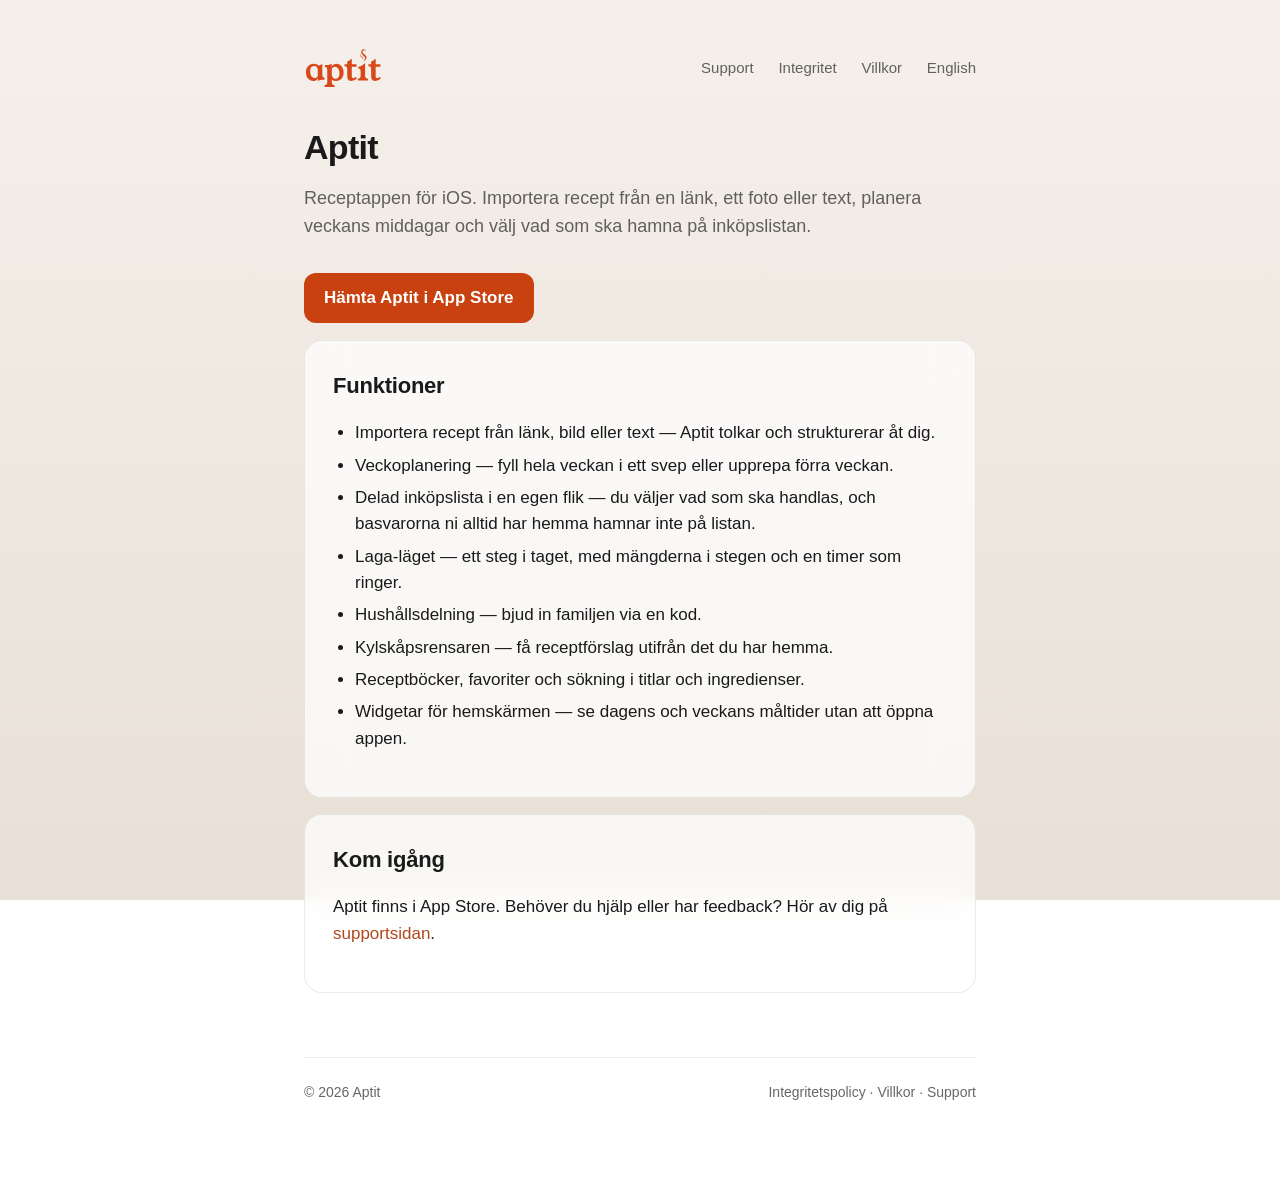
<file: index.html>
<!DOCTYPE html>
<html lang="sv">
  <head>
    <meta charset="UTF-8" />
    <meta name="viewport" content="width=device-width, initial-scale=1.0" />
    <title>Aptit — receptapp för iOS</title>
    <meta
      name="description"
      content="Aptit är en receptapp för iOS med veckoplanering, inköpslista och hushållsdelning."
    />
    <link rel="stylesheet" href="style.css" />
    <link rel="icon" href="favicon.svg" type="image/svg+xml" />
    <link rel="icon" href="favicon-32.png" sizes="32x32" type="image/png" />
    <link rel="apple-touch-icon" href="apple-touch-icon.png" />
    <meta name="apple-itunes-app" content="app-id=6762020705" />
    <meta property="og:site_name" content="Aptit" />
    <meta property="og:image" content="https://aptit.app/og.png" />
    <meta property="og:url" content="https://aptit.app/" />
    <meta name="twitter:card" content="summary_large_image" />
    <meta property="og:type" content="website" />
    <meta property="og:title" content="Aptit — receptapp för iOS" />
    <meta property="og:description" content="Samla recept, planera veckan och handla tillsammans med hushållet." />
    <meta property="og:locale" content="sv_SE" />
  </head>
  <body>
    <div class="container">
      <header class="site">
        <a class="brand" href="./"><img class="logo" src="logo.svg" alt="Aptit" width="78" height="40" /></a>
        <nav class="site">
          <a href="support/">Support</a>
          <a href="privacy/">Integritet</a>
          <a href="terms/">Villkor</a>
          <a href="en/" lang="en">English</a>
        </nav>
      </header>

      <h1>Aptit</h1>
      <p class="lead">
        Receptappen för iOS. Importera recept från en länk, ett foto eller text,
        planera veckans middagar och välj vad som ska hamna på inköpslistan.
      </p>
      <p><a class="store" href="https://apps.apple.com/se/app/id6762020705">Hämta Aptit i App Store</a></p>

      <div class="card">
        <h2>Funktioner</h2>
        <ul>
          <li>Importera recept från länk, bild eller text — Aptit tolkar och strukturerar åt dig.</li>
          <li>Veckoplanering — fyll hela veckan i ett svep eller upprepa förra veckan.</li>
          <li>Delad inköpslista i en egen flik — du väljer vad som ska handlas, och basvarorna ni alltid har hemma hamnar inte på listan.</li>
          <li>Laga-läget — ett steg i taget, med mängderna i stegen och en timer som ringer.</li>
          <li>Hushållsdelning — bjud in familjen via en kod.</li>
          <li>Kylskåpsrensaren — få receptförslag utifrån det du har hemma.</li>
          <li>Receptböcker, favoriter och sökning i titlar och ingredienser.</li>
          <li>Widgetar för hemskärmen — se dagens och veckans måltider utan att öppna appen.</li>
        </ul>
      </div>

      <div class="card">
        <h2>Kom igång</h2>
        <p>
          Aptit finns i App Store. Behöver du hjälp eller har feedback? Hör av
          dig på <a href="support/">supportsidan</a>.
        </p>
      </div>

      <footer class="site">
        <span>&copy; <span id="year"></span> Aptit</span>
        <span>
          <a href="privacy/">Integritetspolicy</a> ·
          <a href="terms/">Villkor</a> ·
          <a href="support/">Support</a>
        </span>
      </footer>
    </div>
    <script>
      document.getElementById("year").textContent = new Date().getFullYear();
    </script>
  </body>
</html>
</file>
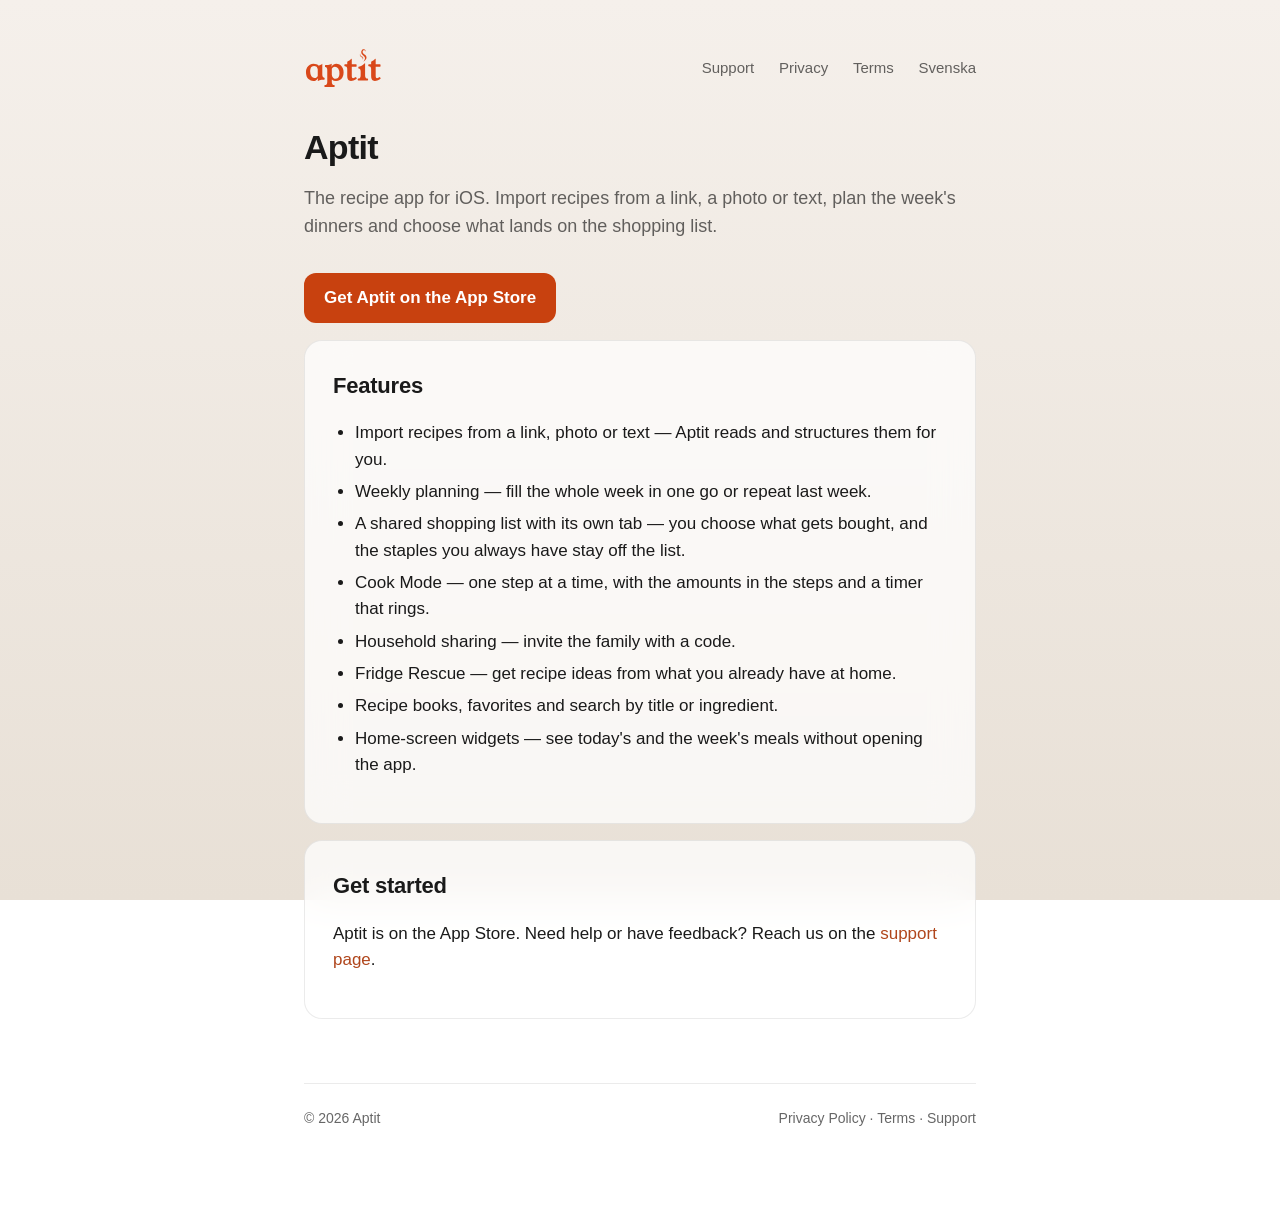
<file: en/index.html>
<!DOCTYPE html>
<html lang="en">
  <head>
    <meta charset="UTF-8" />
    <meta name="viewport" content="width=device-width, initial-scale=1.0" />
    <title>Aptit — recipe app for iOS</title>
    <meta
      name="description"
      content="Aptit is a recipe app for iOS with weekly meal planning, a shared shopping list and household sharing."
    />
    <link rel="stylesheet" href="../style.css" />
    <link rel="icon" href="../favicon.svg" type="image/svg+xml" />
    <link rel="icon" href="../favicon-32.png" sizes="32x32" type="image/png" />
    <link rel="apple-touch-icon" href="../apple-touch-icon.png" />
    <meta name="apple-itunes-app" content="app-id=6762020705" />
    <meta property="og:site_name" content="Aptit" />
    <meta property="og:image" content="https://aptit.app/og.png" />
    <meta property="og:url" content="https://aptit.app/en/" />
    <meta name="twitter:card" content="summary_large_image" />
    <meta property="og:type" content="website" />
    <meta property="og:title" content="Aptit — recipe app for iOS" />
    <meta property="og:description" content="Save recipes, plan the week and shop together with your household." />
    <meta property="og:locale" content="en_US" />
  </head>
  <body>
    <div class="container">
      <header class="site">
        <a class="brand" href="./"><img class="logo" src="../logo.svg" alt="Aptit" width="78" height="40" /></a>
        <nav class="site">
          <a href="support/">Support</a>
          <a href="privacy/">Privacy</a>
          <a href="terms/">Terms</a>
          <a href="../" lang="sv">Svenska</a>
        </nav>
      </header>

      <h1>Aptit</h1>
      <p class="lead">
        The recipe app for iOS. Import recipes from a link, a photo or text,
        plan the week's dinners and choose what lands on the shopping list.
      </p>
      <p><a class="store" href="https://apps.apple.com/us/app/id6762020705">Get Aptit on the App Store</a></p>

      <div class="card">
        <h2>Features</h2>
        <ul>
          <li>Import recipes from a link, photo or text — Aptit reads and structures them for you.</li>
          <li>Weekly planning — fill the whole week in one go or repeat last week.</li>
          <li>A shared shopping list with its own tab — you choose what gets bought, and the staples you always have stay off the list.</li>
          <li>Cook Mode — one step at a time, with the amounts in the steps and a timer that rings.</li>
          <li>Household sharing — invite the family with a code.</li>
          <li>Fridge Rescue — get recipe ideas from what you already have at home.</li>
          <li>Recipe books, favorites and search by title or ingredient.</li>
          <li>Home-screen widgets — see today's and the week's meals without opening the app.</li>
        </ul>
      </div>

      <div class="card">
        <h2>Get started</h2>
        <p>
          Aptit is on the App Store. Need help or have feedback? Reach us on
          the <a href="support/">support page</a>.
        </p>
      </div>

      <footer class="site">
        <span>&copy; <span id="year"></span> Aptit</span>
        <span>
          <a href="privacy/">Privacy Policy</a> ·
          <a href="terms/">Terms</a> ·
          <a href="support/">Support</a>
        </span>
      </footer>
    </div>
    <script>
      document.getElementById("year").textContent = new Date().getFullYear();
    </script>
  </body>
</html>
</file>
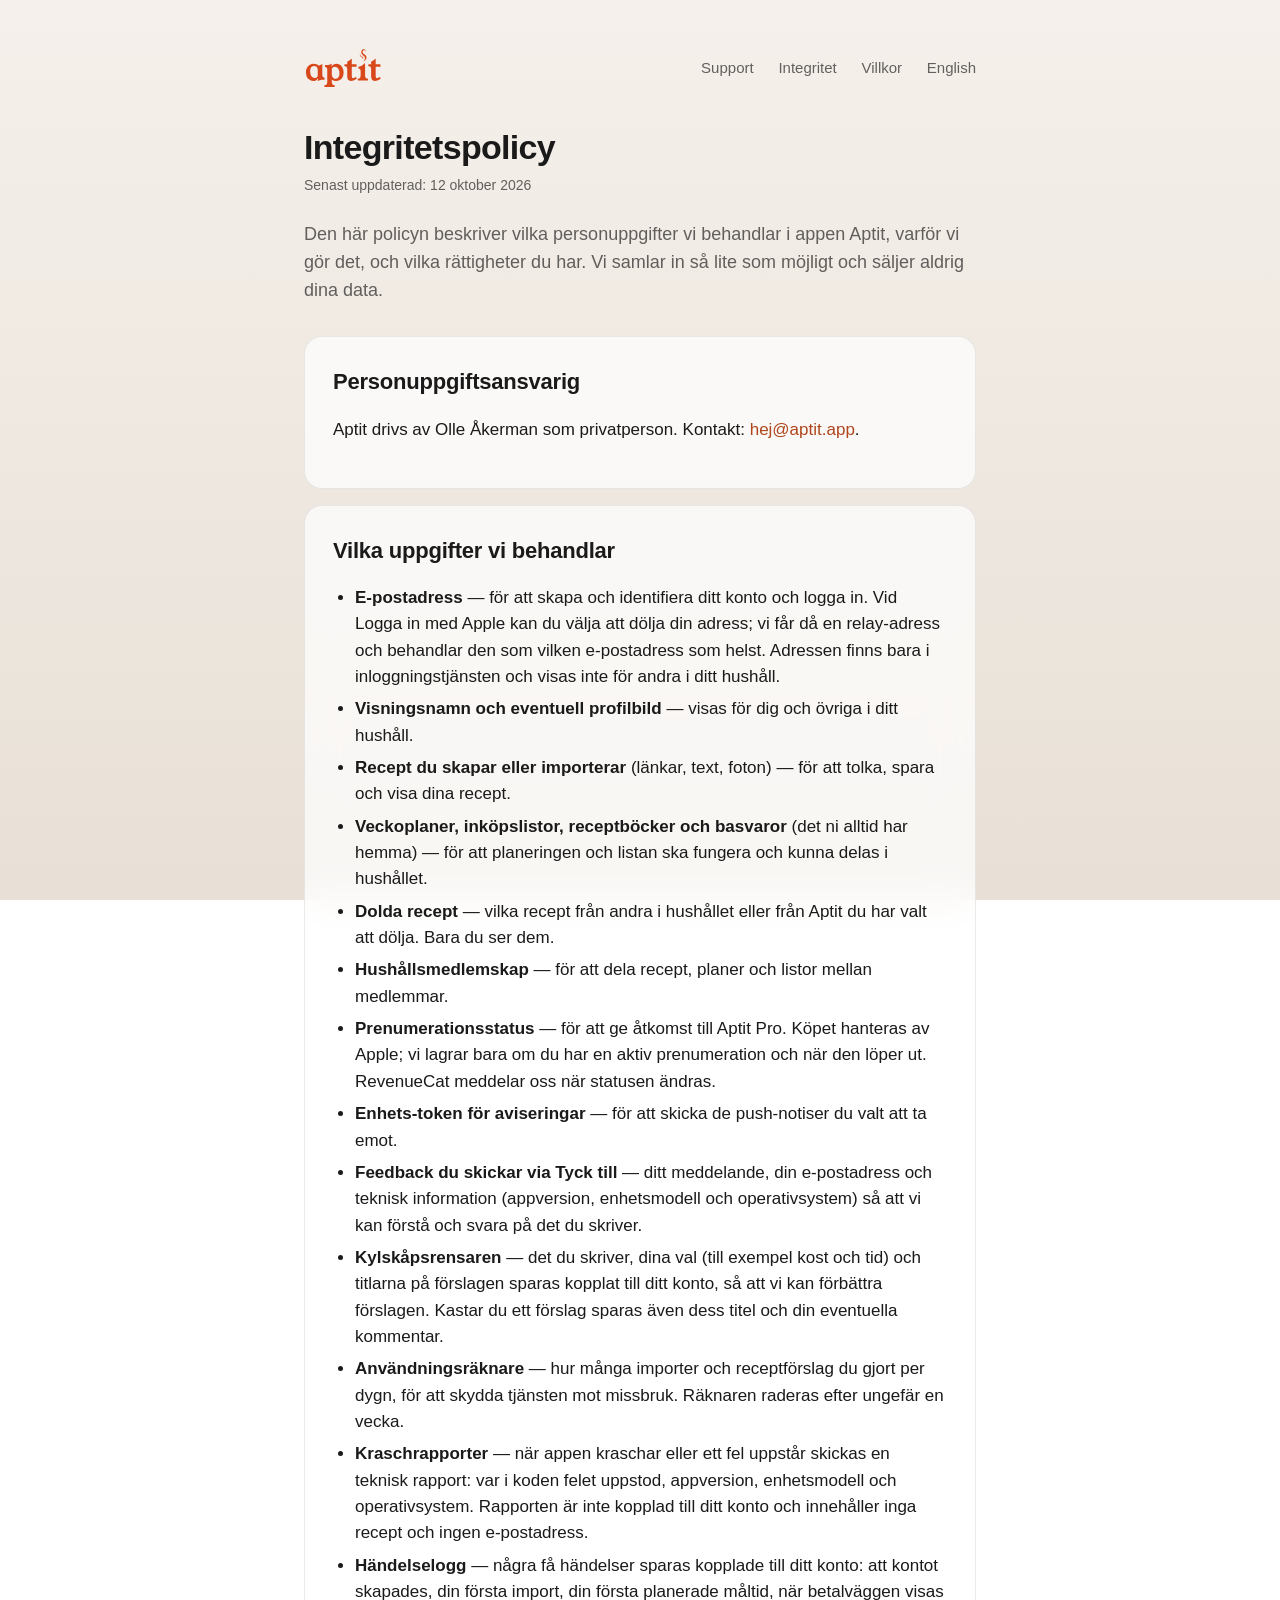
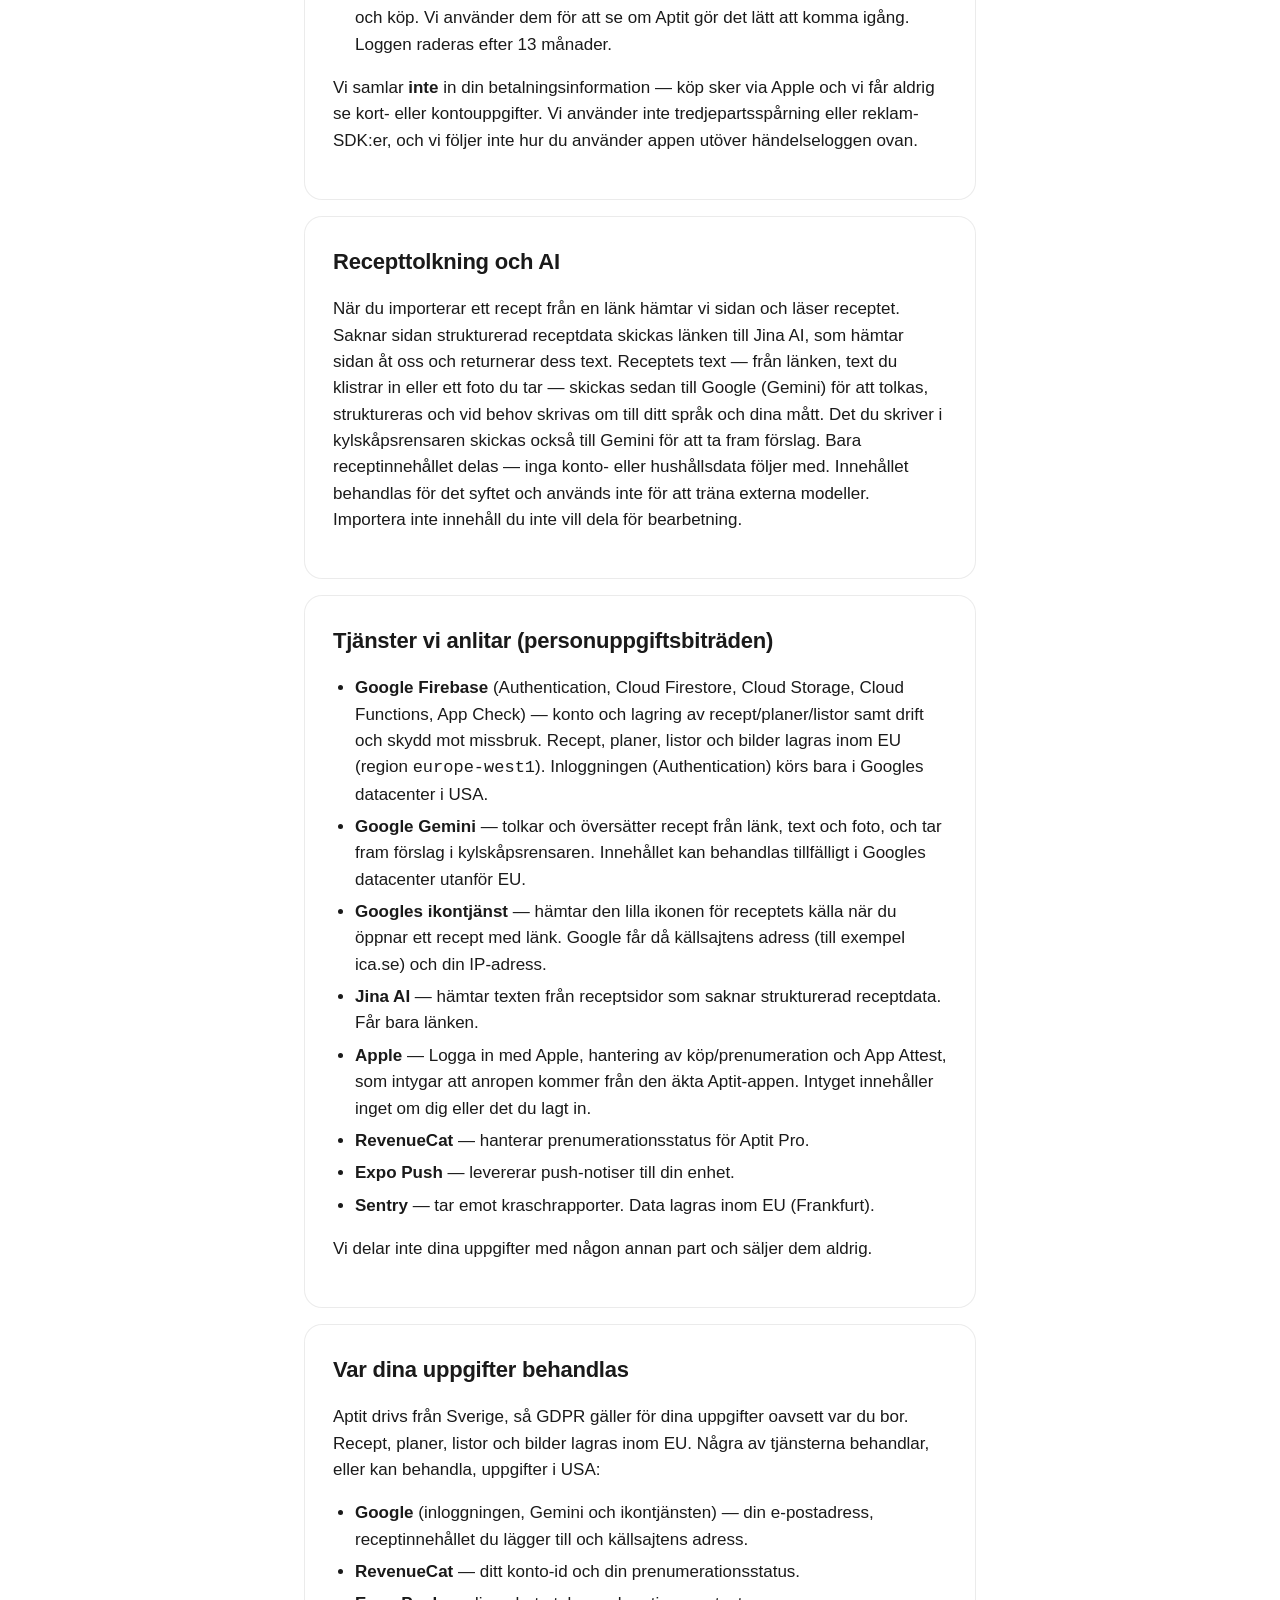
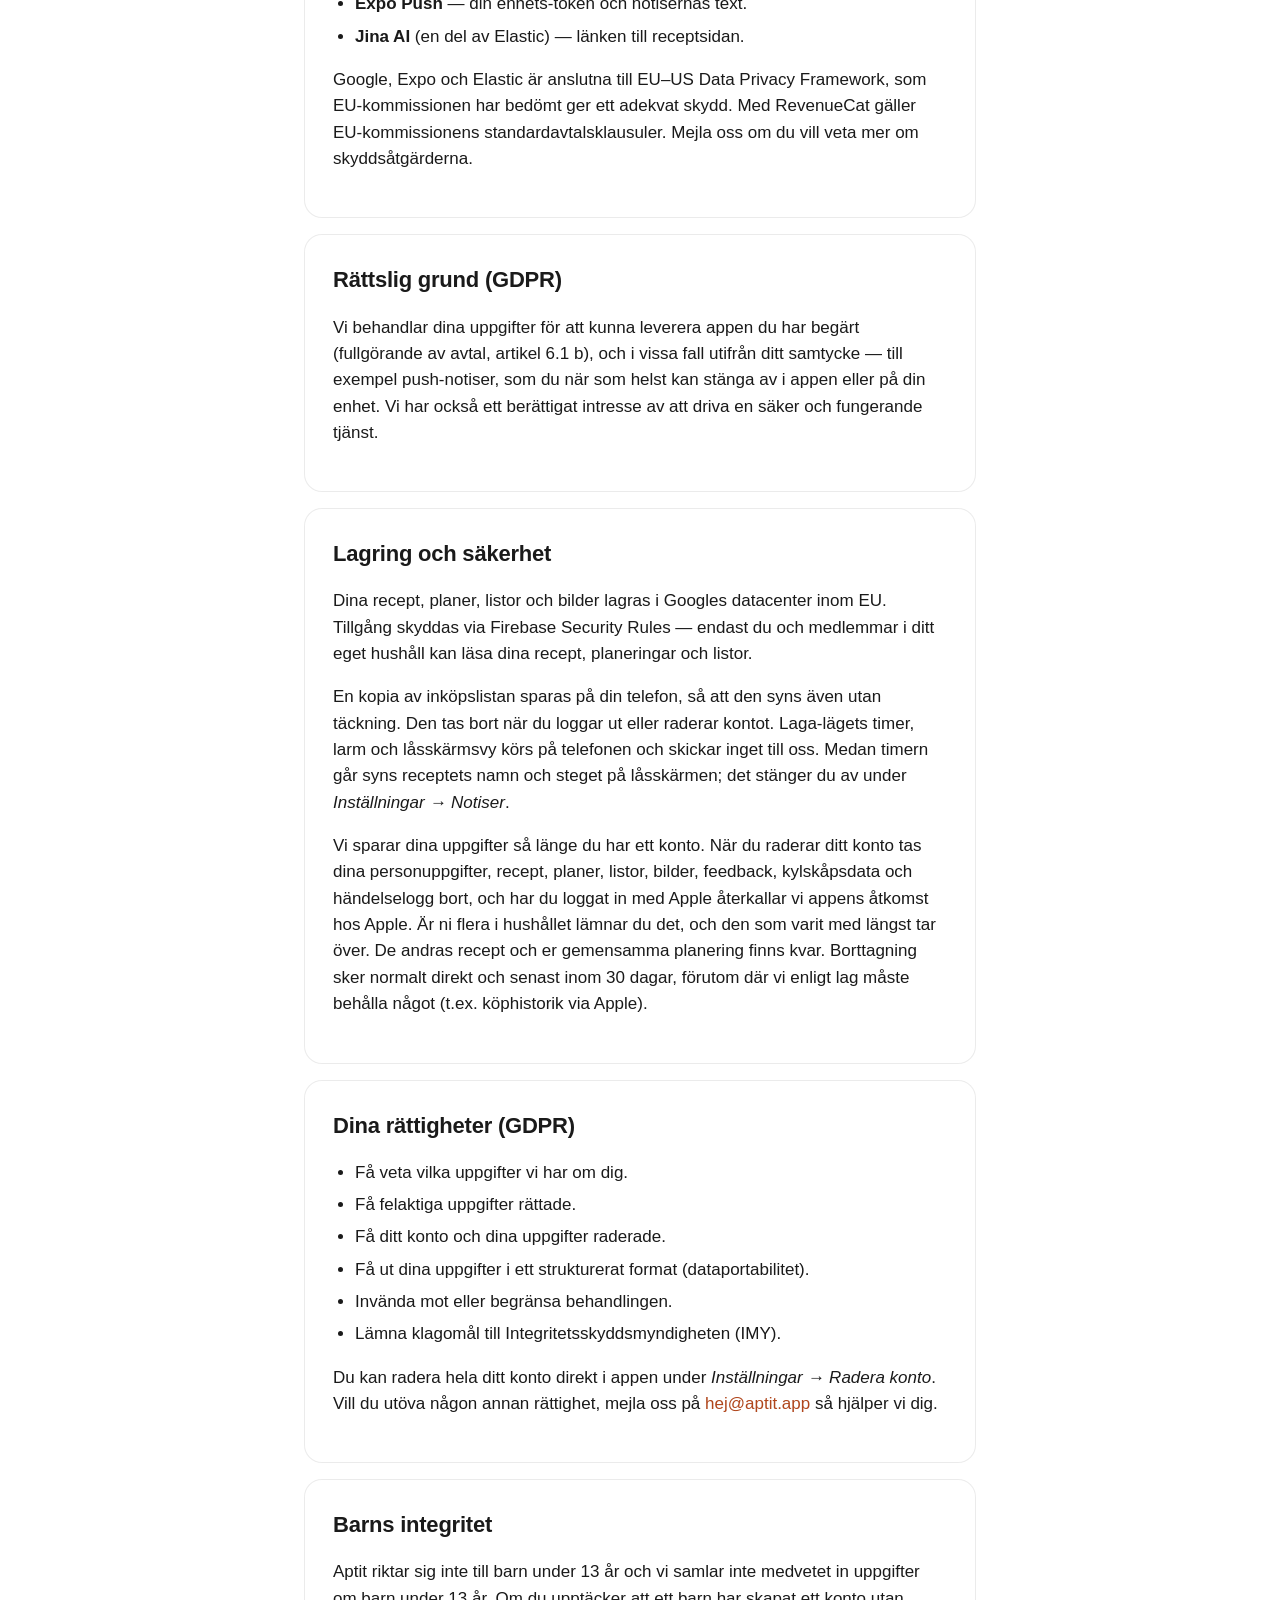
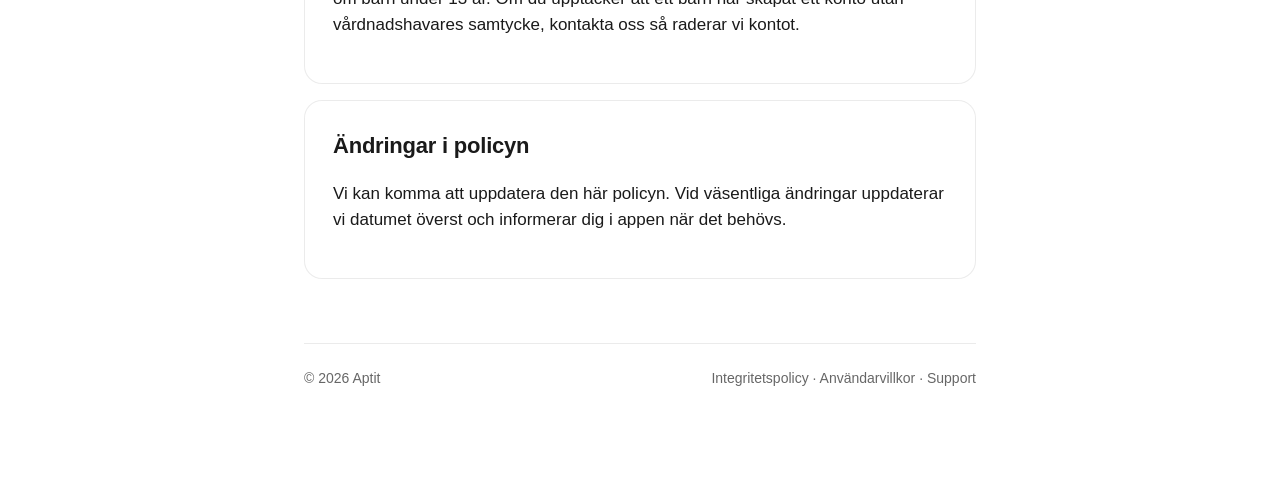
<file: privacy/index.html>
<!DOCTYPE html>
<html lang="sv">
  <head>
    <meta charset="UTF-8" />
    <meta name="viewport" content="width=device-width, initial-scale=1.0" />
    <title>Integritetspolicy — Aptit</title>
    <meta
      name="description"
      content="Integritetspolicy för receptappen Aptit. Vilka data vi behandlar, varför, och dina rättigheter enligt GDPR."
    />
    <link rel="stylesheet" href="../style.css" />
    <link rel="icon" href="../favicon.svg" type="image/svg+xml" />
    <link rel="icon" href="../favicon-32.png" sizes="32x32" type="image/png" />
    <link rel="apple-touch-icon" href="../apple-touch-icon.png" />
    <meta name="apple-itunes-app" content="app-id=6762020705" />
    <meta property="og:site_name" content="Aptit" />
    <meta property="og:image" content="https://aptit.app/og.png" />
    <meta property="og:url" content="https://aptit.app/privacy/" />
    <meta name="twitter:card" content="summary_large_image" />
  </head>
  <body>
    <div class="container">
      <header class="site">
        <a class="brand" href="../"><img class="logo" src="../logo.svg" alt="Aptit" width="78" height="40" /></a>
        <nav class="site">
          <a href="../support/">Support</a>
          <a href="../privacy/">Integritet</a>
          <a href="../terms/">Villkor</a>
          <a href="../en/privacy/" lang="en">English</a>
        </nav>
      </header>

      <h1>Integritetspolicy</h1>
      <p class="updated">Senast uppdaterad: 12 oktober 2026</p>

      <p class="lead">
        Den här policyn beskriver vilka personuppgifter vi behandlar i appen
        Aptit, varför vi gör det, och vilka rättigheter du har. Vi samlar in så
        lite som möjligt och säljer aldrig dina data.
      </p>

      <div class="card">
        <h2>Personuppgiftsansvarig</h2>
        <p>
          Aptit drivs av Olle Åkerman som privatperson. Kontakt:
          <a href="mailto:hej@aptit.app">hej@aptit.app</a>.
        </p>
      </div>

      <div class="card">
        <h2>Vilka uppgifter vi behandlar</h2>
        <ul>
          <li>
            <strong>E-postadress</strong> — för att skapa och identifiera ditt
            konto och logga in. Vid Logga in med Apple kan du välja att dölja din
            adress; vi får då en relay-adress och behandlar den som vilken
            e-postadress som helst. Adressen finns bara i inloggningstjänsten och
            visas inte för andra i ditt hushåll.
          </li>
          <li><strong>Visningsnamn och eventuell profilbild</strong> — visas för dig och övriga i ditt hushåll.</li>
          <li><strong>Recept du skapar eller importerar</strong> (länkar, text, foton) — för att tolka, spara och visa dina recept.</li>
          <li><strong>Veckoplaner, inköpslistor, receptböcker och basvaror</strong> (det ni alltid har hemma) — för att planeringen och listan ska fungera och kunna delas i hushållet.</li>
          <li><strong>Dolda recept</strong> — vilka recept från andra i hushållet eller från Aptit du har valt att dölja. Bara du ser dem.</li>
          <li><strong>Hushållsmedlemskap</strong> — för att dela recept, planer och listor mellan medlemmar.</li>
          <li><strong>Prenumerationsstatus</strong> — för att ge åtkomst till Aptit Pro. Köpet hanteras av Apple; vi lagrar bara om du har en aktiv prenumeration och när den löper ut. RevenueCat meddelar oss när statusen ändras.</li>
          <li><strong>Enhets-token för aviseringar</strong> — för att skicka de push-notiser du valt att ta emot.</li>
          <li><strong>Feedback du skickar via Tyck till</strong> — ditt meddelande, din e-postadress och teknisk information (appversion, enhetsmodell och operativsystem) så att vi kan förstå och svara på det du skriver.</li>
          <li><strong>Kylskåpsrensaren</strong> — det du skriver, dina val (till exempel kost och tid) och titlarna på förslagen sparas kopplat till ditt konto, så att vi kan förbättra förslagen. Kastar du ett förslag sparas även dess titel och din eventuella kommentar.</li>
          <li><strong>Användningsräknare</strong> — hur många importer och receptförslag du gjort per dygn, för att skydda tjänsten mot missbruk. Räknaren raderas efter ungefär en vecka.</li>
          <li><strong>Kraschrapporter</strong> — när appen kraschar eller ett fel uppstår skickas en teknisk rapport: var i koden felet uppstod, appversion, enhetsmodell och operativsystem. Rapporten är inte kopplad till ditt konto och innehåller inga recept och ingen e-postadress.</li>
          <li><strong>Händelselogg</strong> — några få händelser sparas kopplade till ditt konto: att kontot skapades, din första import, din första planerade måltid, när betalväggen visas och köp. Vi använder dem för att se om Aptit gör det lätt att komma igång. Loggen raderas efter 13 månader.</li>
        </ul>
        <p>
          Vi samlar <strong>inte</strong> in din betalningsinformation — köp
          sker via Apple och vi får aldrig se kort- eller kontouppgifter. Vi
          använder inte tredjepartsspårning eller reklam-SDK:er, och vi följer inte hur
          du använder appen utöver händelseloggen ovan.
        </p>
      </div>

      <div class="card">
        <h2>Recepttolkning och AI</h2>
        <p>
          När du importerar ett recept från en länk hämtar vi sidan och läser
          receptet. Saknar sidan strukturerad receptdata skickas länken till
          Jina AI, som hämtar sidan åt oss och returnerar dess text. Receptets
          text — från länken, text du klistrar in eller ett foto du tar — skickas
          sedan till Google (Gemini) för att tolkas, struktureras och vid behov
          skrivas om till ditt språk och dina mått. Det du skriver i
          kylskåpsrensaren skickas också till Gemini för att ta fram förslag.
          Bara receptinnehållet delas — inga konto- eller hushållsdata följer med.
          Innehållet behandlas för det syftet och används inte för att träna
          externa modeller. Importera inte innehåll du inte vill dela för
          bearbetning.
        </p>
      </div>

      <div class="card">
        <h2>Tjänster vi anlitar (personuppgiftsbiträden)</h2>
        <ul>
          <li>
            <strong>Google Firebase</strong> (Authentication, Cloud Firestore,
            Cloud Storage, Cloud Functions, App Check) — konto och lagring av
            recept/planer/listor samt drift och skydd mot missbruk. Recept, planer, listor och bilder
            lagras inom EU (region <code>europe-west1</code>). Inloggningen (Authentication) körs bara
            i Googles datacenter i USA.
          </li>
          <li><strong>Google Gemini</strong> — tolkar och översätter recept från länk, text och foto, och tar fram förslag i kylskåpsrensaren. Innehållet kan behandlas tillfälligt i Googles datacenter utanför EU.</li>
          <li><strong>Googles ikontjänst</strong> — hämtar den lilla ikonen för receptets källa när du öppnar ett recept med länk. Google får då källsajtens adress (till exempel ica.se) och din IP-adress.</li>
          <li><strong>Jina AI</strong> — hämtar texten från receptsidor som saknar strukturerad receptdata. Får bara länken.</li>
          <li><strong>Apple</strong> — Logga in med Apple, hantering av köp/prenumeration och App Attest, som intygar att anropen kommer från den äkta Aptit-appen. Intyget innehåller inget om dig eller det du lagt in.</li>
          <li><strong>RevenueCat</strong> — hanterar prenumerationsstatus för Aptit Pro.</li>
          <li><strong>Expo Push</strong> — levererar push-notiser till din enhet.</li>
          <li><strong>Sentry</strong> — tar emot kraschrapporter. Data lagras inom EU (Frankfurt).</li>
        </ul>
        <p>Vi delar inte dina uppgifter med någon annan part och säljer dem aldrig.</p>
      </div>

      <div class="card">
        <h2>Var dina uppgifter behandlas</h2>
        <p>
          Aptit drivs från Sverige, så GDPR gäller för dina uppgifter oavsett
          var du bor. Recept, planer, listor och bilder lagras inom EU. Några av
          tjänsterna behandlar, eller kan behandla, uppgifter i USA:
        </p>
        <ul>
          <li><strong>Google</strong> (inloggningen, Gemini och ikontjänsten) — din e-postadress, receptinnehållet du lägger till och källsajtens adress.</li>
          <li><strong>RevenueCat</strong> — ditt konto-id och din prenumerationsstatus.</li>
          <li><strong>Expo Push</strong> — din enhets-token och notisernas text.</li>
          <li><strong>Jina AI</strong> (en del av Elastic) — länken till receptsidan.</li>
        </ul>
        <p>
          Google, Expo och Elastic är anslutna till EU–US Data Privacy Framework,
          som EU-kommissionen har bedömt ger ett adekvat skydd. Med RevenueCat
          gäller EU-kommissionens standardavtalsklausuler. Mejla oss om du vill
          veta mer om skyddsåtgärderna.
        </p>
      </div>

      <div class="card">
        <h2>Rättslig grund (GDPR)</h2>
        <p>
          Vi behandlar dina uppgifter för att kunna leverera appen du har begärt
          (fullgörande av avtal, artikel 6.1 b), och i vissa fall utifrån ditt
          samtycke — till exempel push-notiser, som du när som helst kan stänga
          av i appen eller på din enhet. Vi har också ett berättigat intresse av
          att driva en säker och fungerande tjänst.
        </p>
      </div>

      <div class="card">
        <h2>Lagring och säkerhet</h2>
        <p>
          Dina recept, planer, listor och bilder lagras i Googles datacenter inom EU. Tillgång skyddas
          via Firebase Security Rules — endast du och medlemmar i ditt eget
          hushåll kan läsa dina recept, planeringar och listor.
        </p>
        <p>
          En kopia av inköpslistan sparas på din telefon, så att den syns även
          utan täckning. Den tas bort när du loggar ut eller raderar kontot.
          Laga-lägets timer, larm och låsskärmsvy körs på telefonen och skickar
          inget till oss. Medan timern går syns receptets namn och steget på
          låsskärmen; det stänger du av under <em>Inställningar → Notiser</em>.
        </p>
        <p>
          Vi sparar dina uppgifter så länge du har ett konto. När du raderar ditt
          konto tas dina personuppgifter, recept, planer, listor, bilder, feedback,
          kylskåpsdata och händelselogg bort, och har du loggat in med Apple återkallar vi
          appens åtkomst hos Apple. Är ni flera i hushållet lämnar du
          det, och den som varit med längst tar över. De andras recept och er
          gemensamma planering finns kvar. Borttagning sker normalt direkt och senast inom 30 dagar,
          förutom där vi enligt lag måste behålla något (t.ex. köphistorik via
          Apple).
        </p>
      </div>

      <div class="card">
        <h2>Dina rättigheter (GDPR)</h2>
        <ul>
          <li>Få veta vilka uppgifter vi har om dig.</li>
          <li>Få felaktiga uppgifter rättade.</li>
          <li>Få ditt konto och dina uppgifter raderade.</li>
          <li>Få ut dina uppgifter i ett strukturerat format (dataportabilitet).</li>
          <li>Invända mot eller begränsa behandlingen.</li>
          <li>Lämna klagomål till Integritetsskyddsmyndigheten (IMY).</li>
        </ul>
        <p>
          Du kan radera hela ditt konto direkt i appen under
          <em>Inställningar → Radera konto</em>. Vill du utöva någon annan
          rättighet, mejla oss på
          <a href="mailto:hej@aptit.app">hej@aptit.app</a> så
          hjälper vi dig.
        </p>
      </div>

      <div class="card">
        <h2>Barns integritet</h2>
        <p>
          Aptit riktar sig inte till barn under 13 år och vi samlar inte
          medvetet in uppgifter om barn under 13 år. Om du upptäcker att ett barn
          har skapat ett konto utan vårdnadshavares samtycke, kontakta oss så
          raderar vi kontot.
        </p>
      </div>

      <div class="card">
        <h2>Ändringar i policyn</h2>
        <p>
          Vi kan komma att uppdatera den här policyn. Vid väsentliga ändringar
          uppdaterar vi datumet överst och informerar dig i appen när det behövs.
        </p>
      </div>

      <footer class="site">
        <span>&copy; <span id="year"></span> Aptit</span>
        <span>
          <a href="../privacy/">Integritetspolicy</a> ·
          <a href="../terms/">Användarvillkor</a> ·
          <a href="../support/">Support</a>
        </span>
      </footer>
    </div>
    <script>
      document.getElementById("year").textContent = new Date().getFullYear();
    </script>
  </body>
</html>
</file>
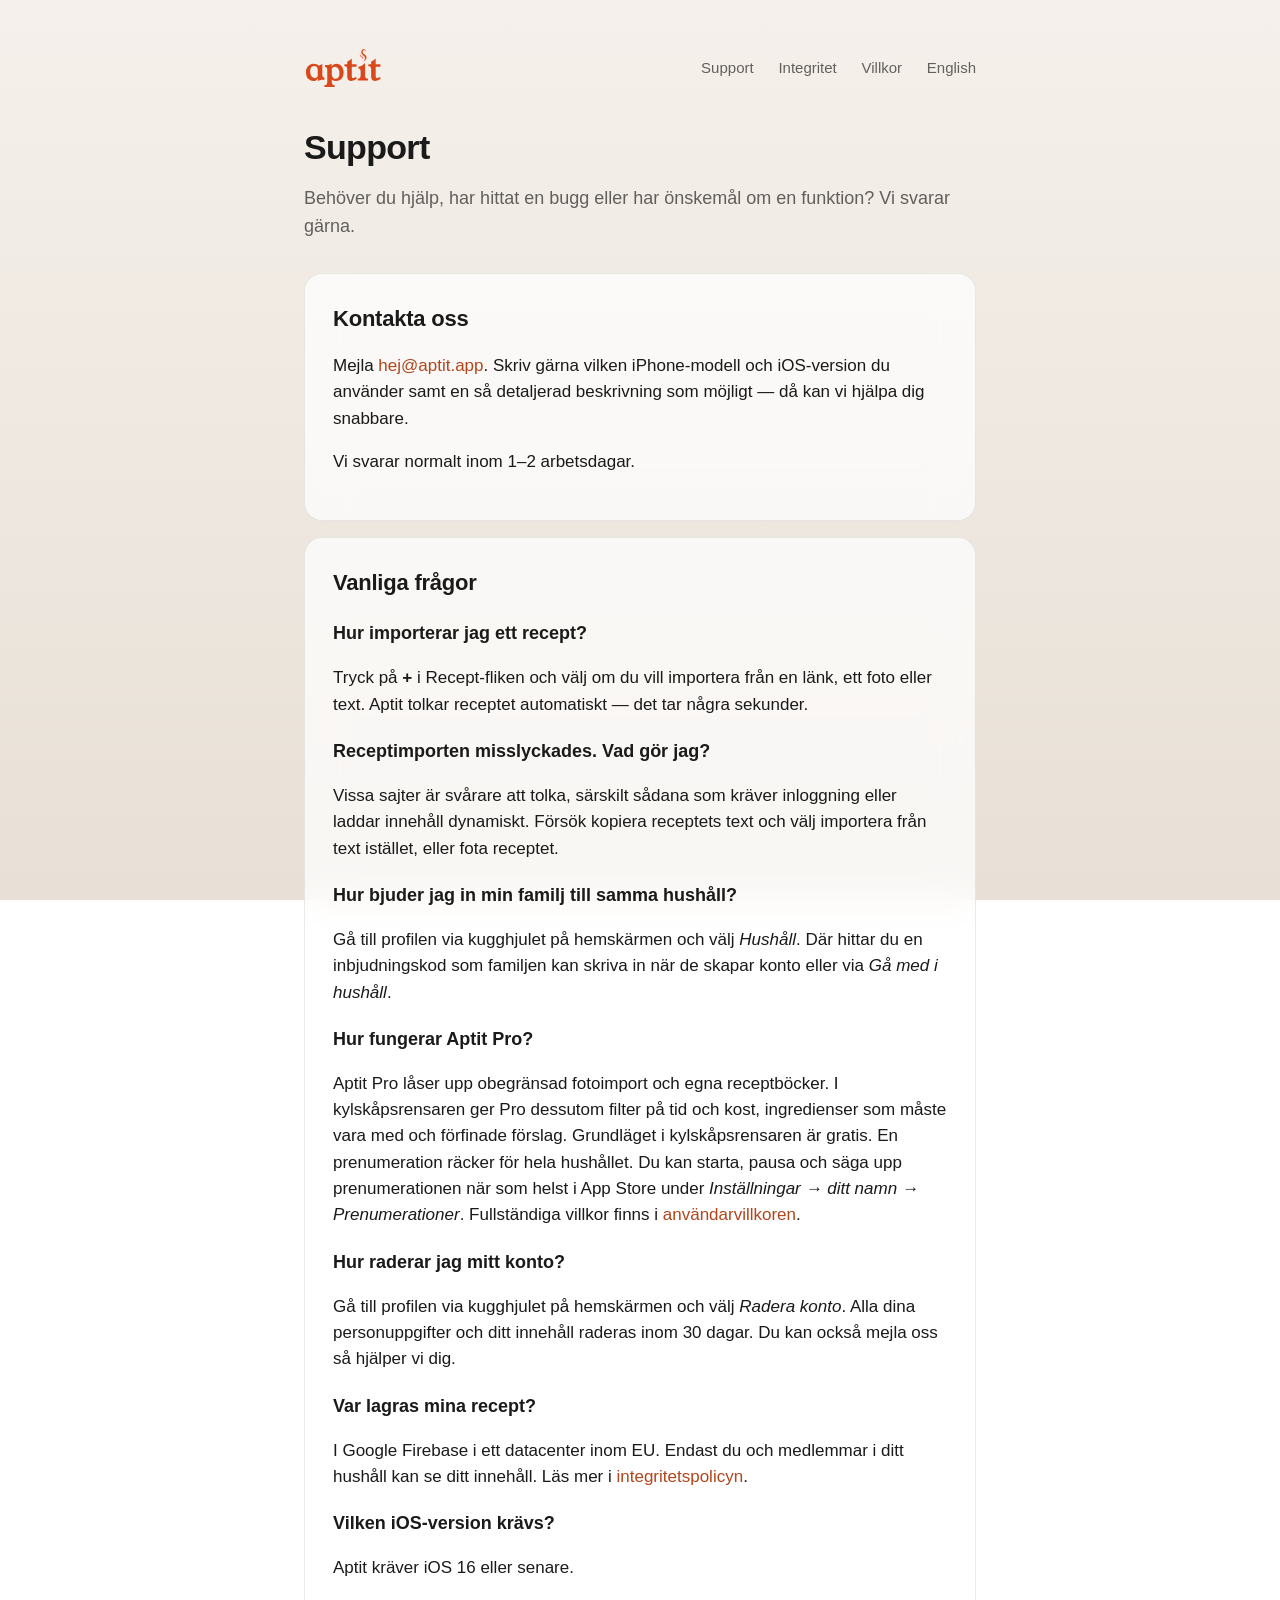
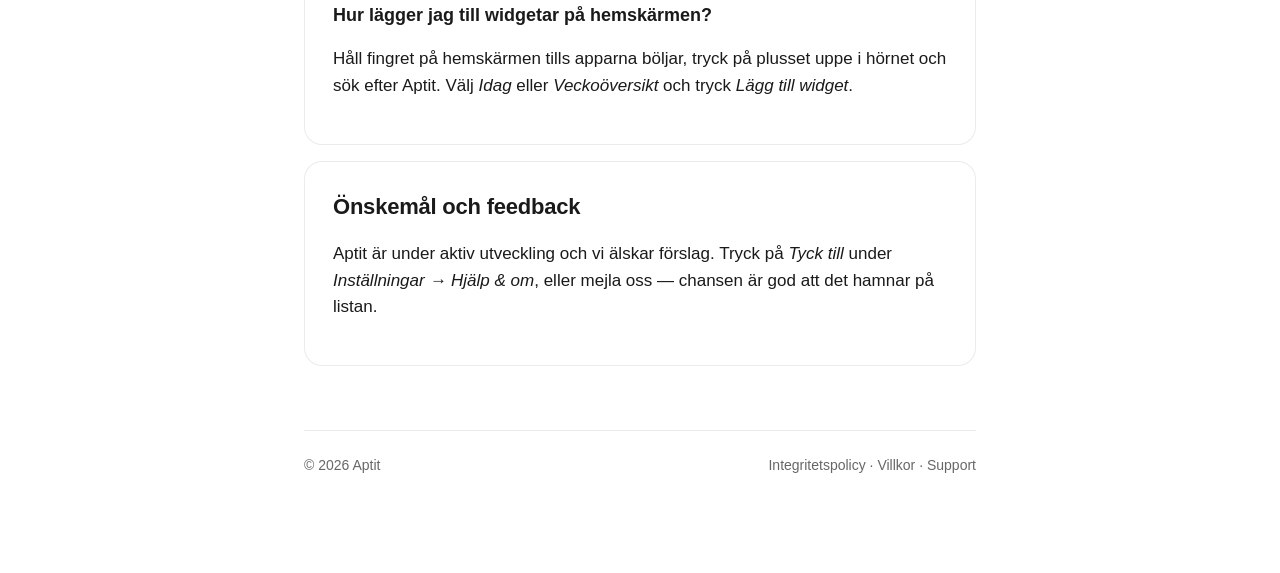
<file: support/index.html>
<!DOCTYPE html>
<html lang="sv">
  <head>
    <meta charset="UTF-8" />
    <meta name="viewport" content="width=device-width, initial-scale=1.0" />
    <title>Support — Aptit</title>
    <meta
      name="description"
      content="Hjälp och support för receptappen Aptit. Kontakt, vanliga frågor och hur du raderar ditt konto."
    />
    <link rel="stylesheet" href="../style.css" />
    <link rel="icon" href="../favicon.svg" type="image/svg+xml" />
    <link rel="icon" href="../favicon-32.png" sizes="32x32" type="image/png" />
    <link rel="apple-touch-icon" href="../apple-touch-icon.png" />
    <meta name="apple-itunes-app" content="app-id=6762020705" />
    <meta property="og:site_name" content="Aptit" />
    <meta property="og:image" content="https://aptit.app/og.png" />
    <meta property="og:url" content="https://aptit.app/support/" />
    <meta name="twitter:card" content="summary_large_image" />
  </head>
  <body>
    <div class="container">
      <header class="site">
        <a class="brand" href="../"><img class="logo" src="../logo.svg" alt="Aptit" width="78" height="40" /></a>
        <nav class="site">
          <a href="../support/">Support</a>
          <a href="../privacy/">Integritet</a>
          <a href="../terms/">Villkor</a>
          <a href="../en/support/" lang="en">English</a>
        </nav>
      </header>

      <h1>Support</h1>
      <p class="lead">
        Behöver du hjälp, har hittat en bugg eller har önskemål om en funktion?
        Vi svarar gärna.
      </p>

      <div class="card">
        <h2>Kontakta oss</h2>
        <p>
          Mejla
          <a href="mailto:hej@aptit.app?subject=Aptit%20support">hej@aptit.app</a>.
          Skriv gärna vilken iPhone-modell och iOS-version du använder samt en
          så detaljerad beskrivning som möjligt — då kan vi hjälpa dig
          snabbare.
        </p>
        <p>Vi svarar normalt inom 1–2 arbetsdagar.</p>
      </div>

      <div class="card">
        <h2>Vanliga frågor</h2>

        <h3>Hur importerar jag ett recept?</h3>
        <p>
          Tryck på <strong>+</strong> i Recept-fliken och välj om du vill
          importera från en länk, ett foto eller text. Aptit tolkar receptet
          automatiskt — det tar några sekunder.
        </p>

        <h3>Receptimporten misslyckades. Vad gör jag?</h3>
        <p>
          Vissa sajter är svårare att tolka, särskilt sådana som kräver
          inloggning eller laddar innehåll dynamiskt. Försök kopiera receptets
          text och välj importera från text istället, eller fota receptet.
        </p>

        <h3>Hur bjuder jag in min familj till samma hushåll?</h3>
        <p>
          Gå till profilen via kugghjulet på hemskärmen och välj
          <em>Hushåll</em>. Där hittar du en inbjudningskod som familjen kan
          skriva in när de skapar konto eller via <em>Gå med i hushåll</em>.
        </p>

        <h3>Hur fungerar Aptit Pro?</h3>
        <p>
          Aptit Pro låser upp obegränsad fotoimport och egna receptböcker. I
          kylskåpsrensaren ger Pro dessutom filter på tid och kost, ingredienser
          som måste vara med och förfinade förslag. Grundläget i kylskåpsrensaren
          är gratis. En prenumeration räcker för hela hushållet. Du
          kan starta, pausa och säga upp prenumerationen när som helst i App
          Store under <em>Inställningar → ditt namn → Prenumerationer</em>.
          Fullständiga villkor finns i
          <a href="../terms/">användarvillkoren</a>.
        </p>

        <h3>Hur raderar jag mitt konto?</h3>
        <p>
          Gå till profilen via kugghjulet på hemskärmen och välj
          <em>Radera konto</em>. Alla dina personuppgifter och ditt innehåll
          raderas inom 30 dagar. Du kan också mejla oss så hjälper vi dig.
        </p>

        <h3>Var lagras mina recept?</h3>
        <p>
          I Google Firebase i ett datacenter inom EU. Endast du och medlemmar
          i ditt hushåll kan se ditt innehåll. Läs mer i
          <a href="../privacy/">integritetspolicyn</a>.
        </p>

        <h3>Vilken iOS-version krävs?</h3>
        <p>
          Aptit kräver iOS 16 eller senare.
        </p>

        <h3>Hur lägger jag till widgetar på hemskärmen?</h3>
        <p>
          Håll fingret på hemskärmen tills apparna böljar, tryck på plusset
          uppe i hörnet och sök efter Aptit. Välj <em>Idag</em> eller
          <em>Veckoöversikt</em> och tryck <em>Lägg till widget</em>.
        </p>
      </div>

      <div class="card">
        <h2>Önskemål och feedback</h2>
        <p>
          Aptit är under aktiv utveckling och vi älskar förslag. Tryck på
          <em>Tyck till</em> under <em>Inställningar → Hjälp &amp; om</em>,
          eller mejla oss — chansen är god att det hamnar på listan.
        </p>
      </div>

      <footer class="site">
        <span>&copy; <span id="year"></span> Aptit</span>
        <span>
          <a href="../privacy/">Integritetspolicy</a> ·
          <a href="../terms/">Villkor</a> ·
          <a href="../support/">Support</a>
        </span>
      </footer>
    </div>
    <script>
      document.getElementById("year").textContent = new Date().getFullYear();
    </script>
  </body>
</html>
</file>
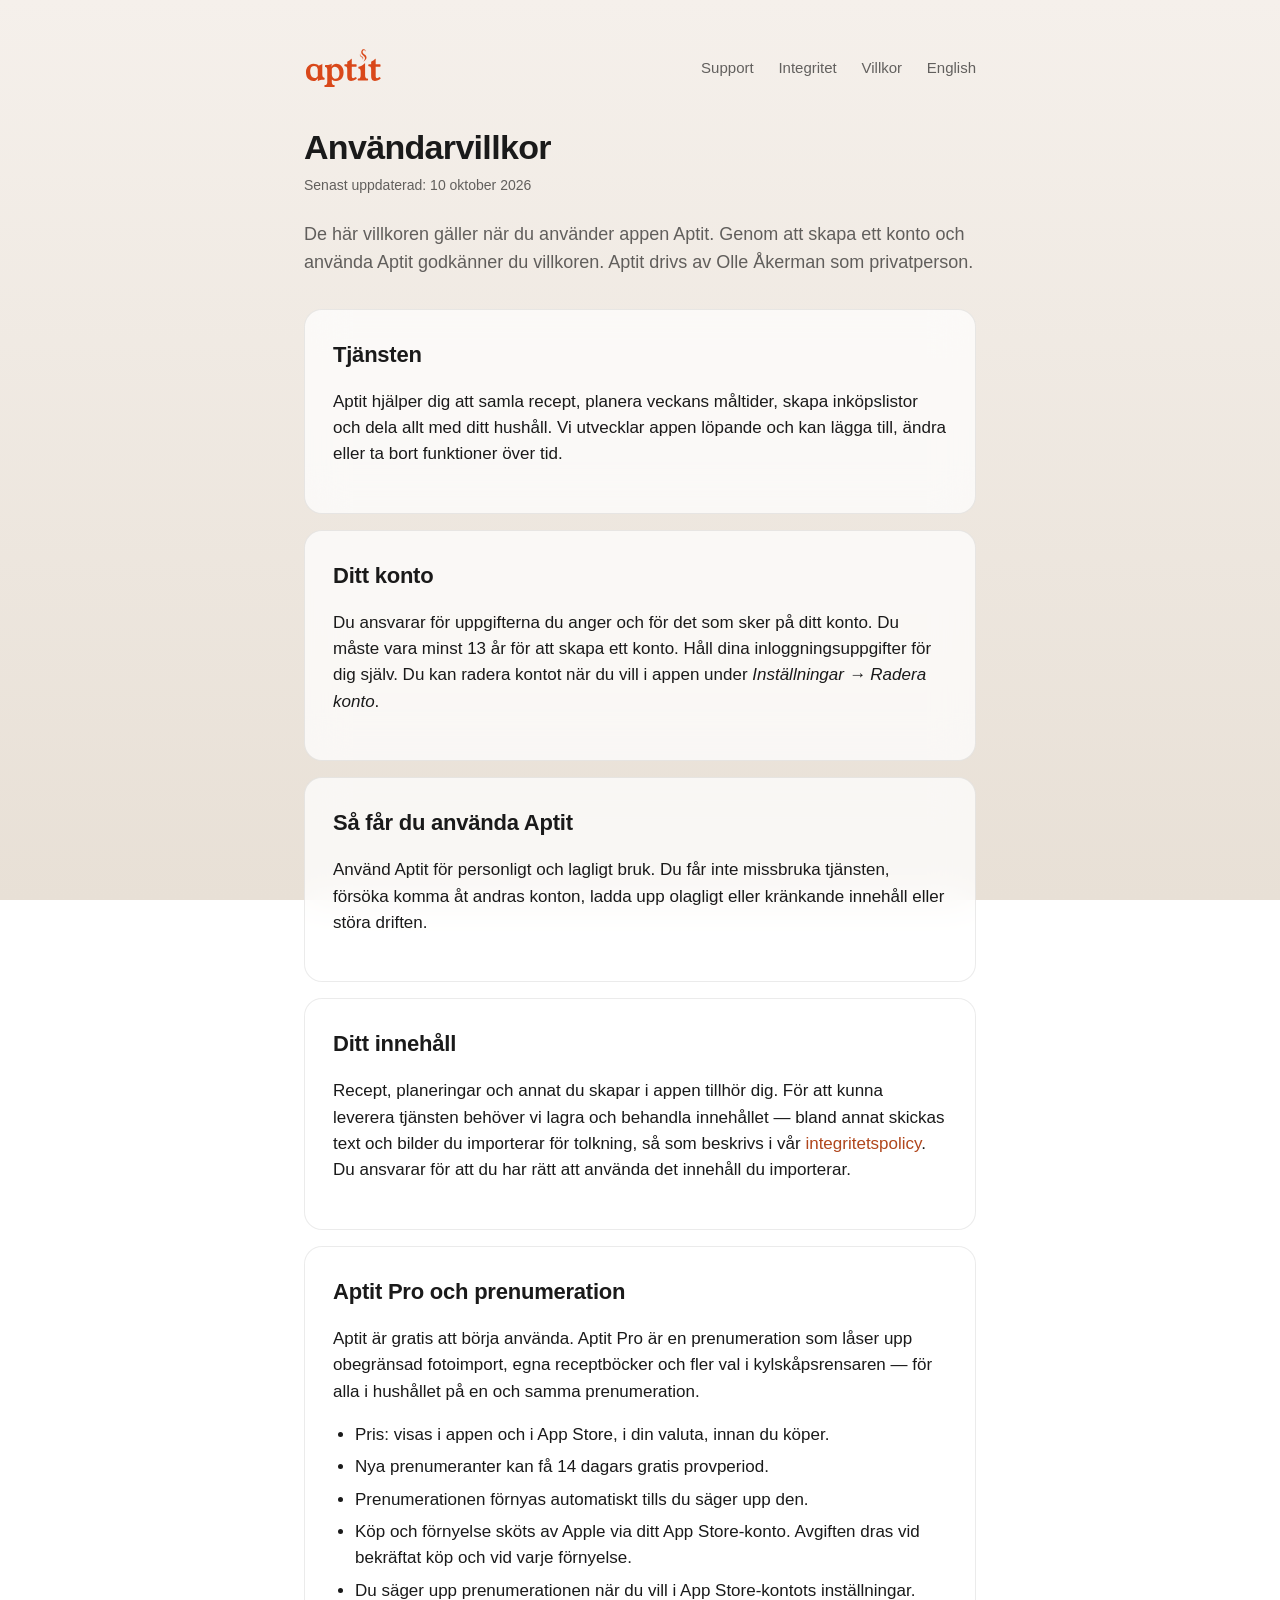
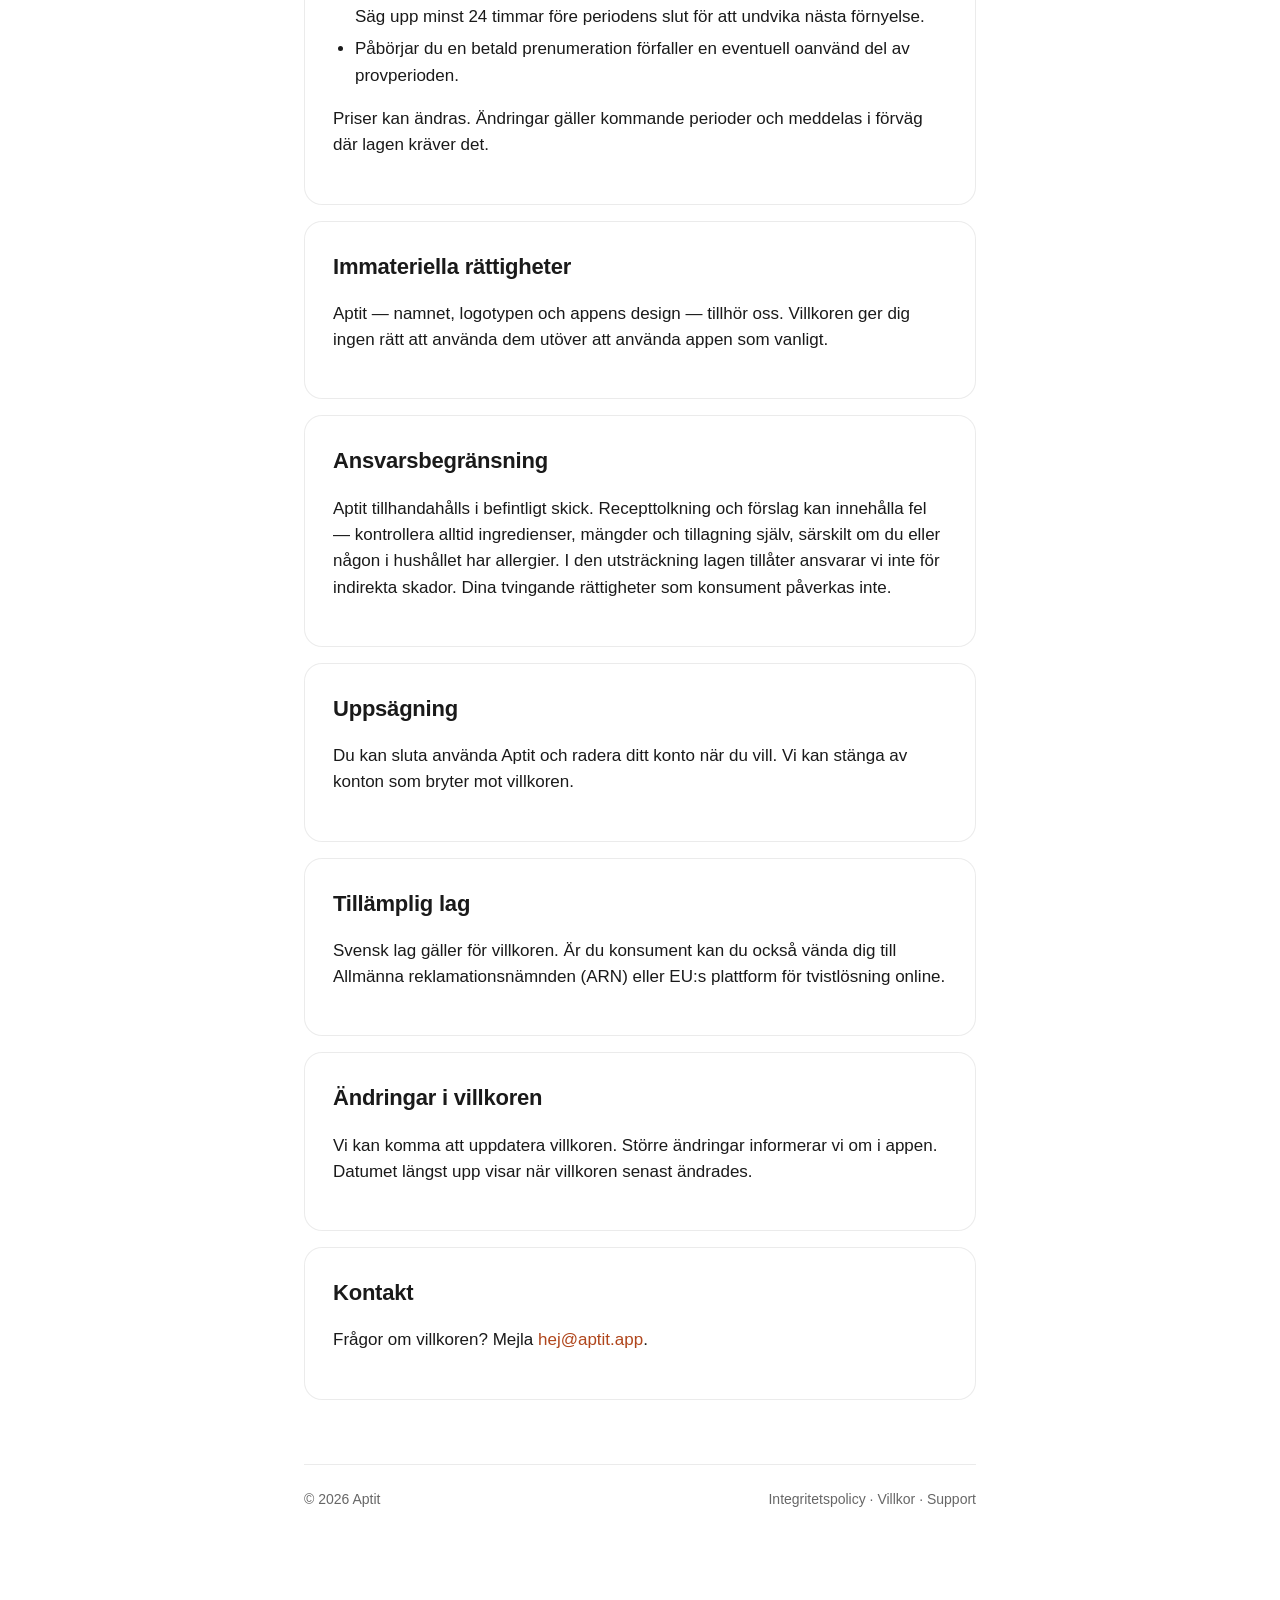
<file: terms/index.html>
<!DOCTYPE html>
<html lang="sv">
  <head>
    <meta charset="UTF-8" />
    <meta name="viewport" content="width=device-width, initial-scale=1.0" />
    <title>Användarvillkor — Aptit</title>
    <meta
      name="description"
      content="Användarvillkor för receptappen Aptit. Konto, Aptit Pro, ditt innehåll och dina rättigheter."
    />
    <link rel="stylesheet" href="../style.css" />
    <link rel="icon" href="../favicon.svg" type="image/svg+xml" />
    <link rel="icon" href="../favicon-32.png" sizes="32x32" type="image/png" />
    <link rel="apple-touch-icon" href="../apple-touch-icon.png" />
    <meta name="apple-itunes-app" content="app-id=6762020705" />
    <meta property="og:site_name" content="Aptit" />
    <meta property="og:image" content="https://aptit.app/og.png" />
    <meta property="og:url" content="https://aptit.app/terms/" />
    <meta name="twitter:card" content="summary_large_image" />
  </head>
  <body>
    <div class="container">
      <header class="site">
        <a class="brand" href="../"><img class="logo" src="../logo.svg" alt="Aptit" width="78" height="40" /></a>
        <nav class="site">
          <a href="../support/">Support</a>
          <a href="../privacy/">Integritet</a>
          <a href="../terms/">Villkor</a>
          <a href="../en/terms/" lang="en">English</a>
        </nav>
      </header>

      <h1>Användarvillkor</h1>
      <p class="updated">Senast uppdaterad: 10 oktober 2026</p>

      <p class="lead">
        De här villkoren gäller när du använder appen Aptit. Genom att skapa ett
        konto och använda Aptit godkänner du villkoren. Aptit drivs av Olle
        Åkerman som privatperson.
      </p>

      <div class="card">
        <h2>Tjänsten</h2>
        <p>
          Aptit hjälper dig att samla recept, planera veckans måltider, skapa
          inköpslistor och dela allt med ditt hushåll. Vi utvecklar appen
          löpande och kan lägga till, ändra eller ta bort funktioner över tid.
        </p>
      </div>

      <div class="card">
        <h2>Ditt konto</h2>
        <p>
          Du ansvarar för uppgifterna du anger och för det som sker på ditt
          konto. Du måste vara minst 13 år för att skapa ett konto. Håll dina
          inloggningsuppgifter för dig själv. Du kan radera
          kontot när du vill i appen under
          <em>Inställningar → Radera konto</em>.
        </p>
      </div>

      <div class="card">
        <h2>Så får du använda Aptit</h2>
        <p>
          Använd Aptit för personligt och lagligt bruk. Du får inte missbruka
          tjänsten, försöka komma åt andras konton, ladda upp olagligt eller
          kränkande innehåll eller störa driften.
        </p>
      </div>

      <div class="card">
        <h2>Ditt innehåll</h2>
        <p>
          Recept, planeringar och annat du skapar i appen tillhör dig. För att
          kunna leverera tjänsten behöver vi lagra och behandla innehållet —
          bland annat skickas text och bilder du importerar för tolkning, så
          som beskrivs i vår
          <a href="../privacy/">integritetspolicy</a>. Du ansvarar för att du
          har rätt att använda det innehåll du importerar.
        </p>
      </div>

      <div class="card">
        <h2>Aptit Pro och prenumeration</h2>
        <p>
          Aptit är gratis att börja använda. Aptit Pro är en prenumeration som
          låser upp obegränsad fotoimport, egna receptböcker och fler val i
          kylskåpsrensaren — för alla i hushållet på en och samma
          prenumeration.
        </p>
        <ul>
          <li>Pris: visas i appen och i App Store, i din valuta, innan du köper.</li>
          <li>Nya prenumeranter kan få 14 dagars gratis provperiod.</li>
          <li>Prenumerationen förnyas automatiskt tills du säger upp den.</li>
          <li>
            Köp och förnyelse sköts av Apple via ditt App Store-konto. Avgiften
            dras vid bekräftat köp och vid varje förnyelse.
          </li>
          <li>
            Du säger upp prenumerationen när du vill i App Store-kontots
            inställningar. Säg upp minst 24 timmar före periodens slut för att
            undvika nästa förnyelse.
          </li>
          <li>
            Påbörjar du en betald prenumeration förfaller en eventuell oanvänd
            del av provperioden.
          </li>
        </ul>
        <p>
          Priser kan ändras. Ändringar gäller kommande perioder och meddelas i
          förväg där lagen kräver det.
        </p>
      </div>

      <div class="card">
        <h2>Immateriella rättigheter</h2>
        <p>
          Aptit — namnet, logotypen och appens design — tillhör oss. Villkoren
          ger dig ingen rätt att använda dem utöver att använda appen som
          vanligt.
        </p>
      </div>

      <div class="card">
        <h2>Ansvarsbegränsning</h2>
        <p>
          Aptit tillhandahålls i befintligt skick. Recepttolkning och förslag
          kan innehålla fel — kontrollera alltid ingredienser, mängder och
          tillagning själv, särskilt om du eller någon i hushållet har
          allergier. I den utsträckning lagen tillåter ansvarar vi inte för
          indirekta skador. Dina tvingande rättigheter som konsument påverkas
          inte.
        </p>
      </div>

      <div class="card">
        <h2>Uppsägning</h2>
        <p>
          Du kan sluta använda Aptit och radera ditt konto när du vill. Vi kan
          stänga av konton som bryter mot villkoren.
        </p>
      </div>

      <div class="card">
        <h2>Tillämplig lag</h2>
        <p>
          Svensk lag gäller för villkoren. Är du konsument kan du också vända
          dig till Allmänna reklamationsnämnden (ARN) eller EU:s plattform för
          tvistlösning online.
        </p>
      </div>

      <div class="card">
        <h2>Ändringar i villkoren</h2>
        <p>
          Vi kan komma att uppdatera villkoren. Större ändringar informerar vi
          om i appen. Datumet längst upp visar när villkoren senast ändrades.
        </p>
      </div>

      <div class="card">
        <h2>Kontakt</h2>
        <p>
          Frågor om villkoren? Mejla
          <a href="mailto:hej@aptit.app">hej@aptit.app</a>.
        </p>
      </div>

      <footer class="site">
        <span>&copy; <span id="year"></span> Aptit</span>
        <span>
          <a href="../privacy/">Integritetspolicy</a> ·
          <a href="../terms/">Villkor</a> ·
          <a href="../support/">Support</a>
        </span>
      </footer>
    </div>
    <script>
      document.getElementById("year").textContent = new Date().getFullYear();
    </script>
  </body>
</html>
</file>
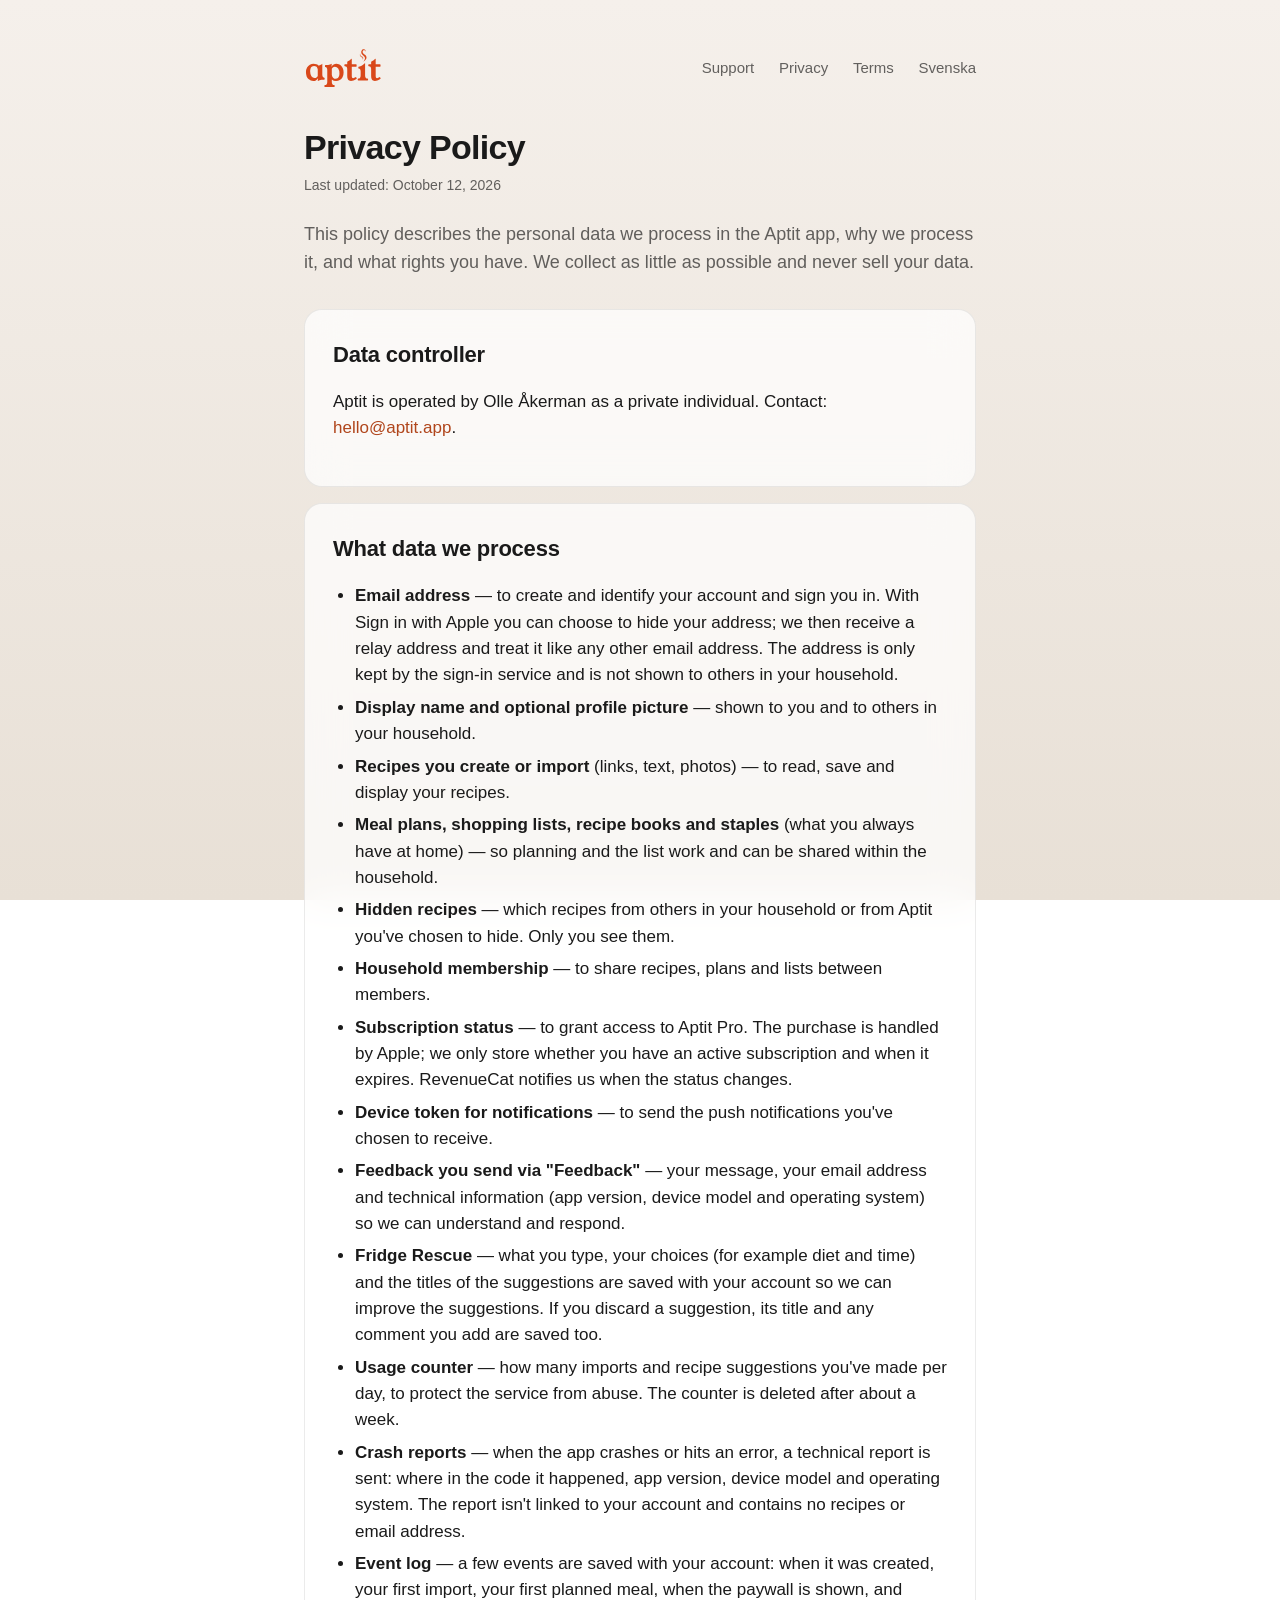
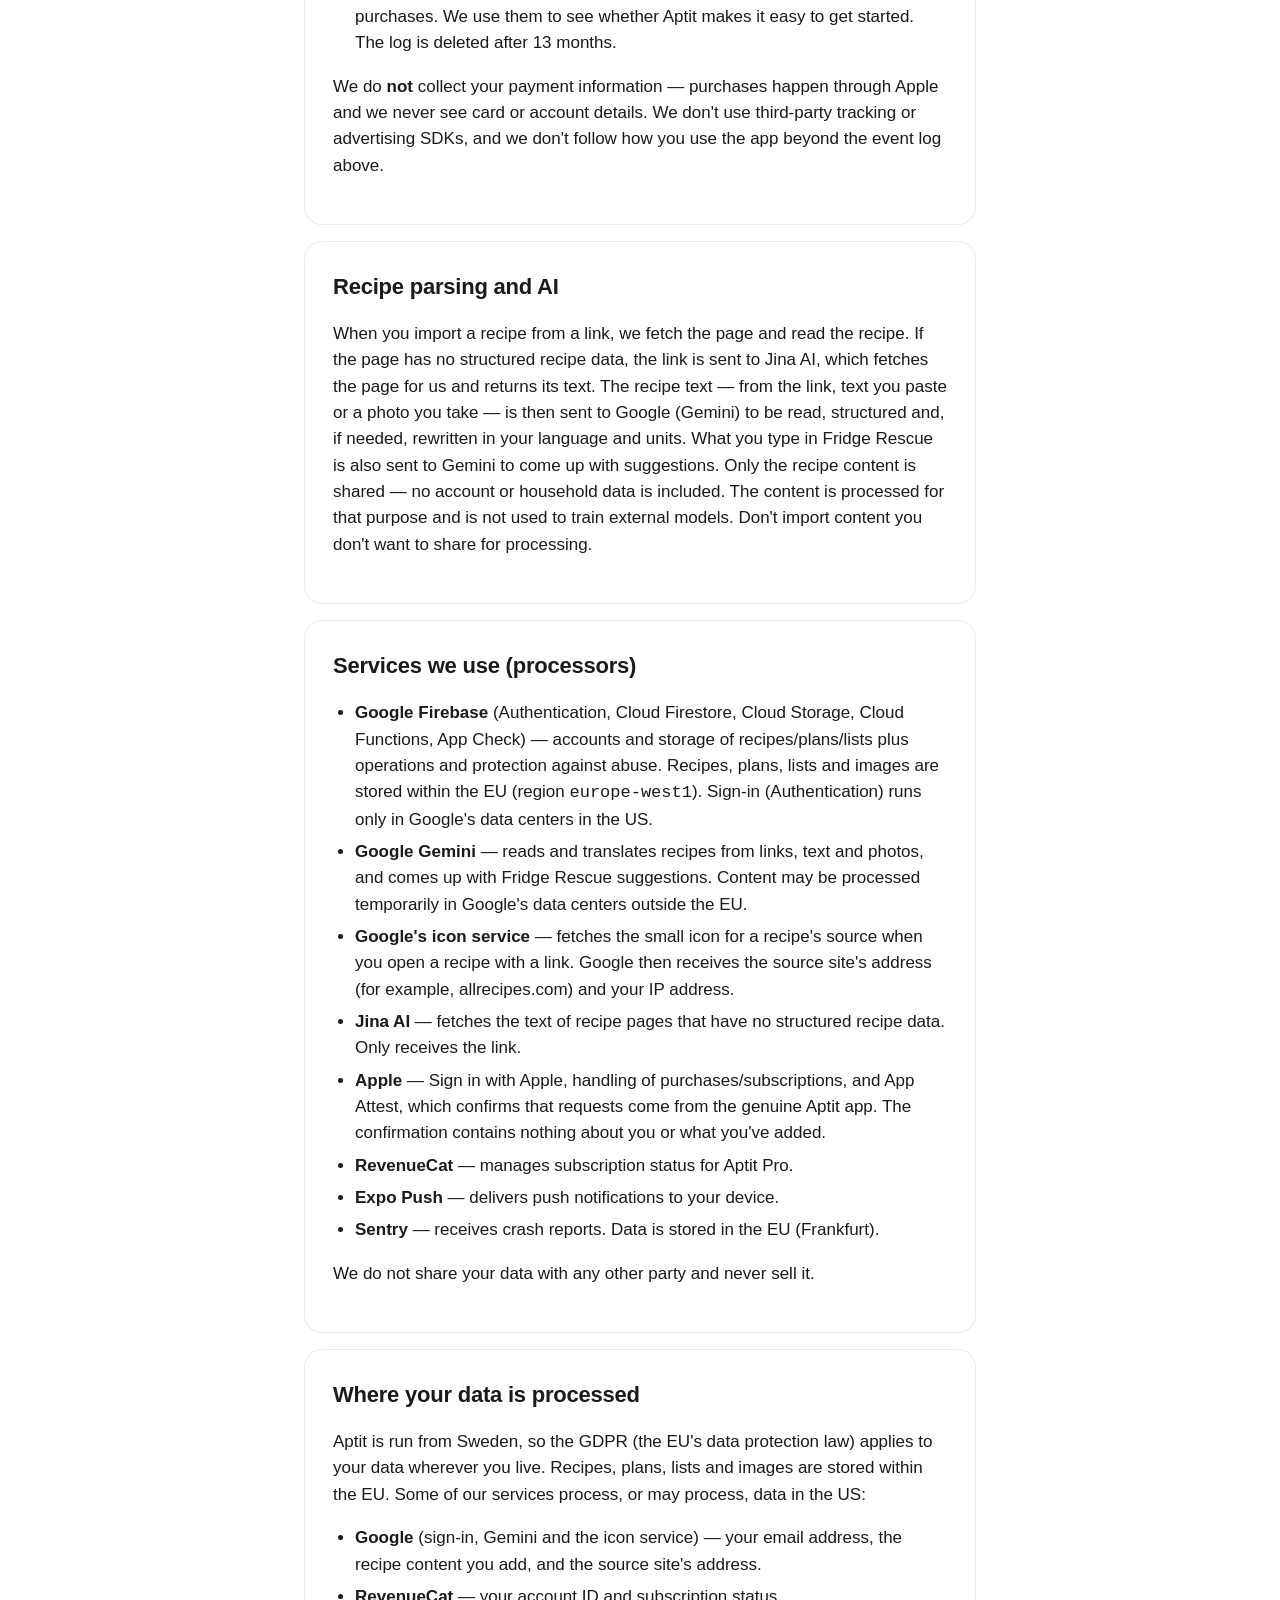
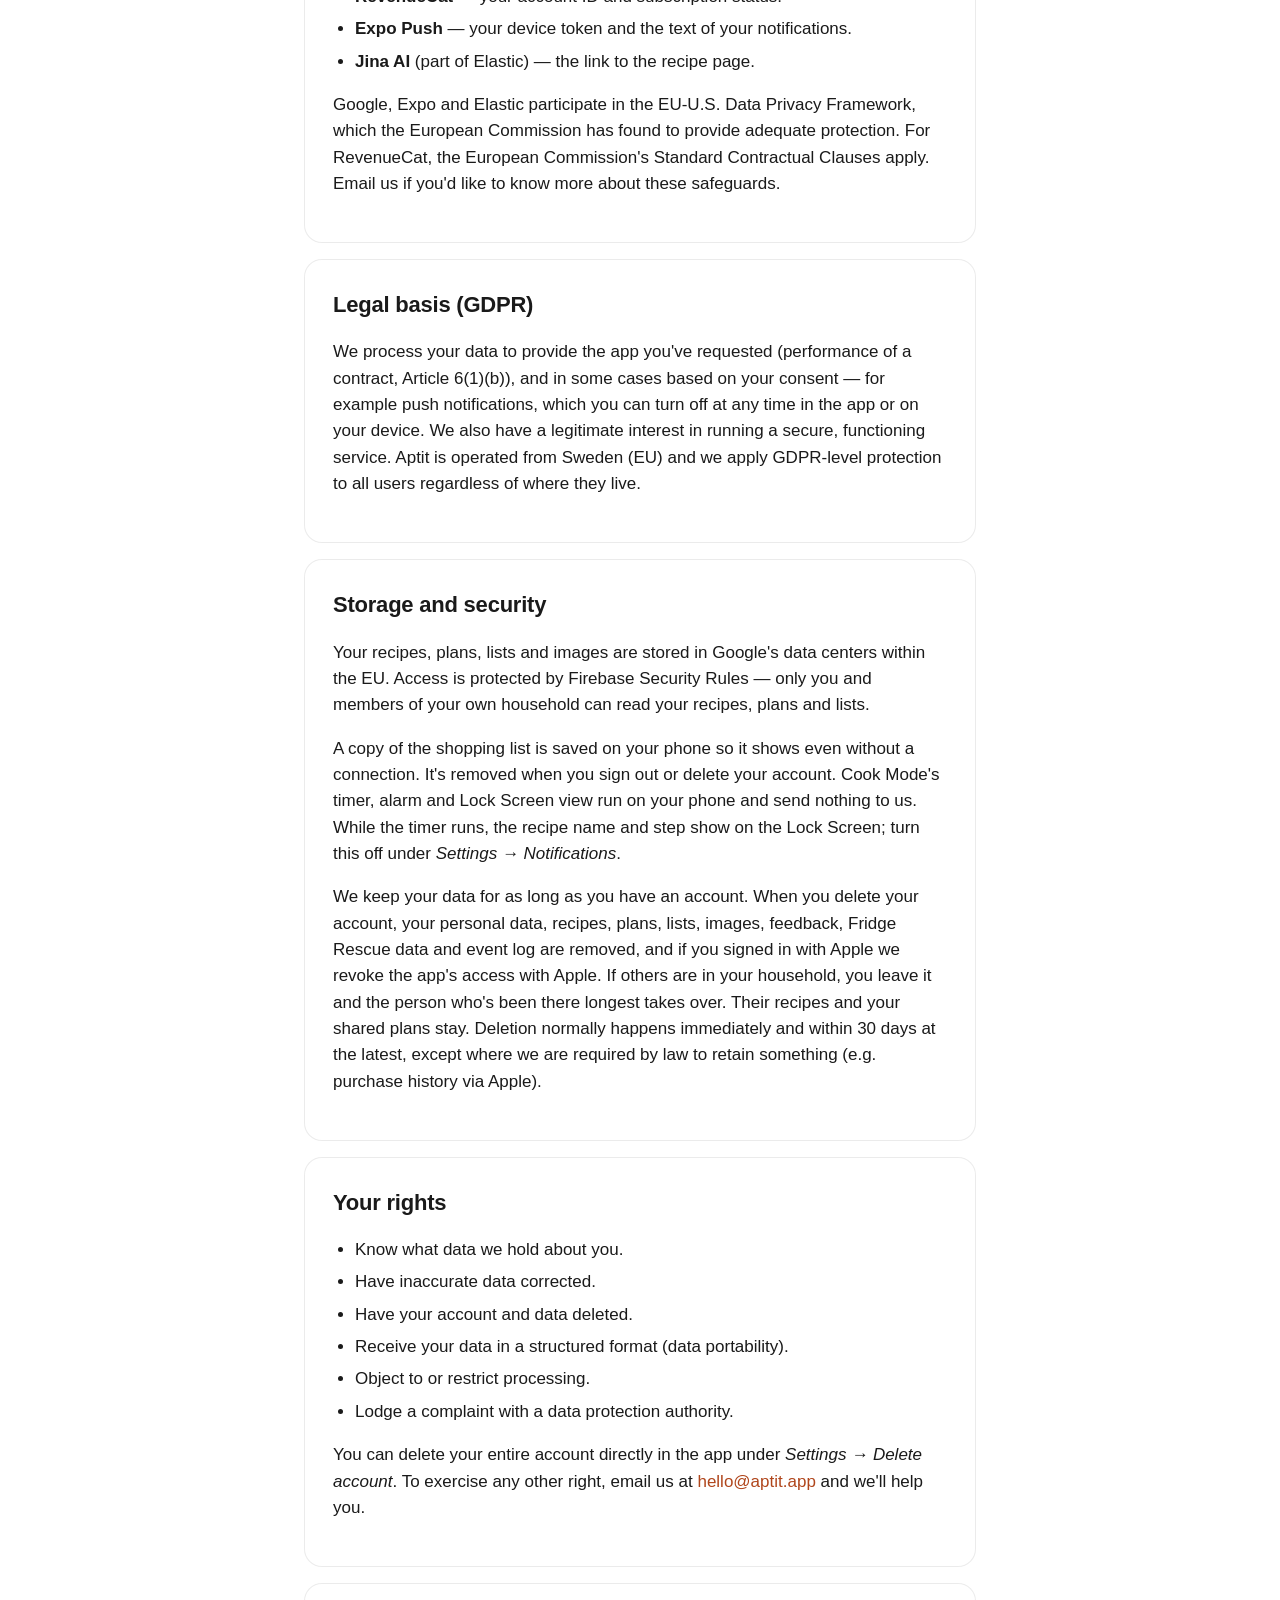
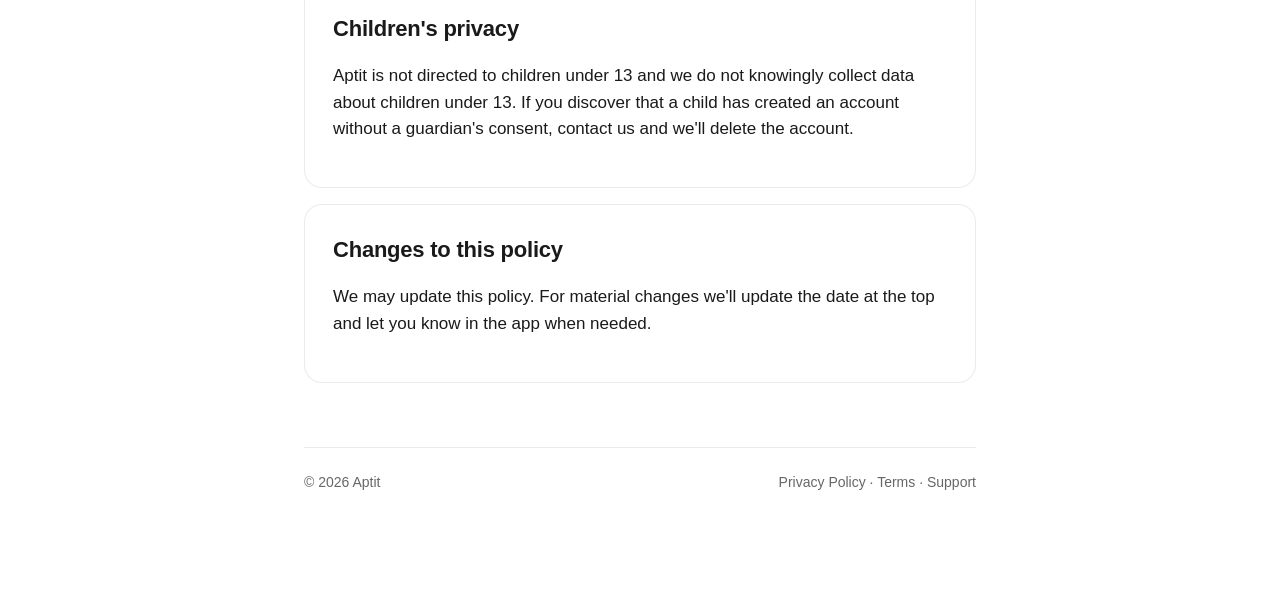
<file: en/privacy/index.html>
<!DOCTYPE html>
<html lang="en">
  <head>
    <meta charset="UTF-8" />
    <meta name="viewport" content="width=device-width, initial-scale=1.0" />
    <title>Privacy Policy — Aptit</title>
    <meta
      name="description"
      content="Privacy Policy for the recipe app Aptit. What data we process, why, and your rights."
    />
    <link rel="stylesheet" href="../../style.css" />
    <link rel="icon" href="../../favicon.svg" type="image/svg+xml" />
    <link rel="icon" href="../../favicon-32.png" sizes="32x32" type="image/png" />
    <link rel="apple-touch-icon" href="../../apple-touch-icon.png" />
    <meta name="apple-itunes-app" content="app-id=6762020705" />
    <meta property="og:site_name" content="Aptit" />
    <meta property="og:image" content="https://aptit.app/og.png" />
    <meta property="og:url" content="https://aptit.app/en/privacy/" />
    <meta name="twitter:card" content="summary_large_image" />
  </head>
  <body>
    <div class="container">
      <header class="site">
        <a class="brand" href="../"><img class="logo" src="../../logo.svg" alt="Aptit" width="78" height="40" /></a>
        <nav class="site">
          <a href="../support/">Support</a>
          <a href="../privacy/">Privacy</a>
          <a href="../terms/">Terms</a>
          <a href="../../privacy/" lang="sv">Svenska</a>
        </nav>
      </header>

      <h1>Privacy Policy</h1>
      <p class="updated">Last updated: October 12, 2026</p>

      <p class="lead">
        This policy describes the personal data we process in the Aptit app, why
        we process it, and what rights you have. We collect as little as possible
        and never sell your data.
      </p>

      <div class="card">
        <h2>Data controller</h2>
        <p>
          Aptit is operated by Olle Åkerman as a private individual. Contact:
          <a href="mailto:hello@aptit.app">hello@aptit.app</a>.
        </p>
      </div>

      <div class="card">
        <h2>What data we process</h2>
        <ul>
          <li>
            <strong>Email address</strong> — to create and identify your account
            and sign you in. With Sign in with Apple you can choose to hide your
            address; we then receive a relay address and treat it like any other
            email address. The address is only kept by the sign-in service and is
            not shown to others in your household.
          </li>
          <li><strong>Display name and optional profile picture</strong> — shown to you and to others in your household.</li>
          <li><strong>Recipes you create or import</strong> (links, text, photos) — to read, save and display your recipes.</li>
          <li><strong>Meal plans, shopping lists, recipe books and staples</strong> (what you always have at home) — so planning and the list work and can be shared within the household.</li>
          <li><strong>Hidden recipes</strong> — which recipes from others in your household or from Aptit you've chosen to hide. Only you see them.</li>
          <li><strong>Household membership</strong> — to share recipes, plans and lists between members.</li>
          <li><strong>Subscription status</strong> — to grant access to Aptit Pro. The purchase is handled by Apple; we only store whether you have an active subscription and when it expires. RevenueCat notifies us when the status changes.</li>
          <li><strong>Device token for notifications</strong> — to send the push notifications you've chosen to receive.</li>
          <li><strong>Feedback you send via "Feedback"</strong> — your message, your email address and technical information (app version, device model and operating system) so we can understand and respond.</li>
          <li><strong>Fridge Rescue</strong> — what you type, your choices (for example diet and time) and the titles of the suggestions are saved with your account so we can improve the suggestions. If you discard a suggestion, its title and any comment you add are saved too.</li>
          <li><strong>Usage counter</strong> — how many imports and recipe suggestions you've made per day, to protect the service from abuse. The counter is deleted after about a week.</li>
          <li><strong>Crash reports</strong> — when the app crashes or hits an error, a technical report is sent: where in the code it happened, app version, device model and operating system. The report isn't linked to your account and contains no recipes or email address.</li>
          <li><strong>Event log</strong> — a few events are saved with your account: when it was created, your first import, your first planned meal, when the paywall is shown, and purchases. We use them to see whether Aptit makes it easy to get started. The log is deleted after 13 months.</li>
        </ul>
        <p>
          We do <strong>not</strong> collect your payment information — purchases
          happen through Apple and we never see card or account details. We
          don't use third-party tracking or advertising SDKs, and we don't follow how
          you use the app beyond the event log above.
        </p>
      </div>

      <div class="card">
        <h2>Recipe parsing and AI</h2>
        <p>
          When you import a recipe from a link, we fetch the page and read the
          recipe. If the page has no structured recipe data, the link is sent to
          Jina AI, which fetches the page for us and returns its text. The recipe
          text — from the link, text you paste or a photo you take — is then sent
          to Google (Gemini) to be read, structured and, if needed, rewritten in
          your language and units. What you type in Fridge Rescue is also
          sent to Gemini to come up with suggestions. Only the recipe content is
          shared — no account or household data is included. The content is
          processed for that purpose and is not used to train external models.
          Don't import content you don't want to share for processing.
        </p>
      </div>

      <div class="card">
        <h2>Services we use (processors)</h2>
        <ul>
          <li>
            <strong>Google Firebase</strong> (Authentication, Cloud Firestore,
            Cloud Storage, Cloud Functions, App Check) — accounts and storage of
            recipes/plans/lists plus operations and protection against abuse. Recipes, plans, lists and
            images are stored within the EU (region <code>europe-west1</code>). Sign-in (Authentication)
            runs only in Google's data centers in the US.
          </li>
          <li><strong>Google Gemini</strong> — reads and translates recipes from links, text and photos, and comes up with Fridge Rescue suggestions. Content may be processed temporarily in Google's data centers outside the EU.</li>
          <li><strong>Google's icon service</strong> — fetches the small icon for a recipe's source when you open a recipe with a link. Google then receives the source site's address (for example, allrecipes.com) and your IP address.</li>
          <li><strong>Jina AI</strong> — fetches the text of recipe pages that have no structured recipe data. Only receives the link.</li>
          <li><strong>Apple</strong> — Sign in with Apple, handling of purchases/subscriptions, and App Attest, which confirms that requests come from the genuine Aptit app. The confirmation contains nothing about you or what you've added.</li>
          <li><strong>RevenueCat</strong> — manages subscription status for Aptit Pro.</li>
          <li><strong>Expo Push</strong> — delivers push notifications to your device.</li>
          <li><strong>Sentry</strong> — receives crash reports. Data is stored in the EU (Frankfurt).</li>
        </ul>
        <p>We do not share your data with any other party and never sell it.</p>
      </div>

      <div class="card">
        <h2>Where your data is processed</h2>
        <p>
          Aptit is run from Sweden, so the GDPR (the EU's data protection law)
          applies to your data wherever you live. Recipes, plans, lists and
          images are stored within the EU. Some of our services process, or may
          process, data in the US:
        </p>
        <ul>
          <li><strong>Google</strong> (sign-in, Gemini and the icon service) — your email address, the recipe content you add, and the source site's address.</li>
          <li><strong>RevenueCat</strong> — your account ID and subscription status.</li>
          <li><strong>Expo Push</strong> — your device token and the text of your notifications.</li>
          <li><strong>Jina AI</strong> (part of Elastic) — the link to the recipe page.</li>
        </ul>
        <p>
          Google, Expo and Elastic participate in the EU-U.S. Data Privacy
          Framework, which the European Commission has found to provide adequate
          protection. For RevenueCat, the European Commission's Standard
          Contractual Clauses apply. Email us if you'd like to know more about
          these safeguards.
        </p>
      </div>

      <div class="card">
        <h2>Legal basis (GDPR)</h2>
        <p>
          We process your data to provide the app you've requested (performance
          of a contract, Article 6(1)(b)), and in some cases based on your
          consent — for example push notifications, which you can turn off at any
          time in the app or on your device. We also have a legitimate interest
          in running a secure, functioning service. Aptit is operated from
          Sweden (EU) and we apply GDPR-level protection to all users regardless
          of where they live.
        </p>
      </div>

      <div class="card">
        <h2>Storage and security</h2>
        <p>
          Your recipes, plans, lists and images are stored in Google's data centers within the EU. Access is
          protected by Firebase Security Rules — only you and members of your own
          household can read your recipes, plans and lists.
        </p>
        <p>
          A copy of the shopping list is saved on your phone so it shows even
          without a connection. It's removed when you sign out or delete your
          account. Cook Mode's timer, alarm and Lock Screen view run on your
          phone and send nothing to us. While the timer runs, the recipe name
          and step show on the Lock Screen; turn this off under
          <em>Settings → Notifications</em>.
        </p>
        <p>
          We keep your data for as long as you have an account. When you delete
          your account, your personal data, recipes, plans, lists, images,
          feedback, Fridge Rescue data and event log are removed, and if you signed in with
          Apple we revoke the app's access with Apple. If others are in your household, you
          leave it and the person who's been there longest takes over. Their
          recipes and your shared plans stay. Deletion normally happens immediately
          and within 30 days at the latest, except where we are required by law
          to retain something (e.g. purchase history via Apple).
        </p>
      </div>

      <div class="card">
        <h2>Your rights</h2>
        <ul>
          <li>Know what data we hold about you.</li>
          <li>Have inaccurate data corrected.</li>
          <li>Have your account and data deleted.</li>
          <li>Receive your data in a structured format (data portability).</li>
          <li>Object to or restrict processing.</li>
          <li>Lodge a complaint with a data protection authority.</li>
        </ul>
        <p>
          You can delete your entire account directly in the app under
          <em>Settings → Delete account</em>. To exercise any other right, email
          us at
          <a href="mailto:hello@aptit.app">hello@aptit.app</a> and
          we'll help you.
        </p>
      </div>

      <div class="card">
        <h2>Children's privacy</h2>
        <p>
          Aptit is not directed to children under 13 and we do not knowingly
          collect data about children under 13. If you discover that a child has
          created an account without a guardian's consent, contact us and we'll
          delete the account.
        </p>
      </div>

      <div class="card">
        <h2>Changes to this policy</h2>
        <p>
          We may update this policy. For material changes we'll update the date
          at the top and let you know in the app when needed.
        </p>
      </div>

      <footer class="site">
        <span>&copy; <span id="year"></span> Aptit</span>
        <span>
          <a href="../privacy/">Privacy Policy</a> ·
          <a href="../terms/">Terms</a> ·
          <a href="../support/">Support</a>
        </span>
      </footer>
    </div>
    <script>
      document.getElementById("year").textContent = new Date().getFullYear();
    </script>
  </body>
</html>
</file>
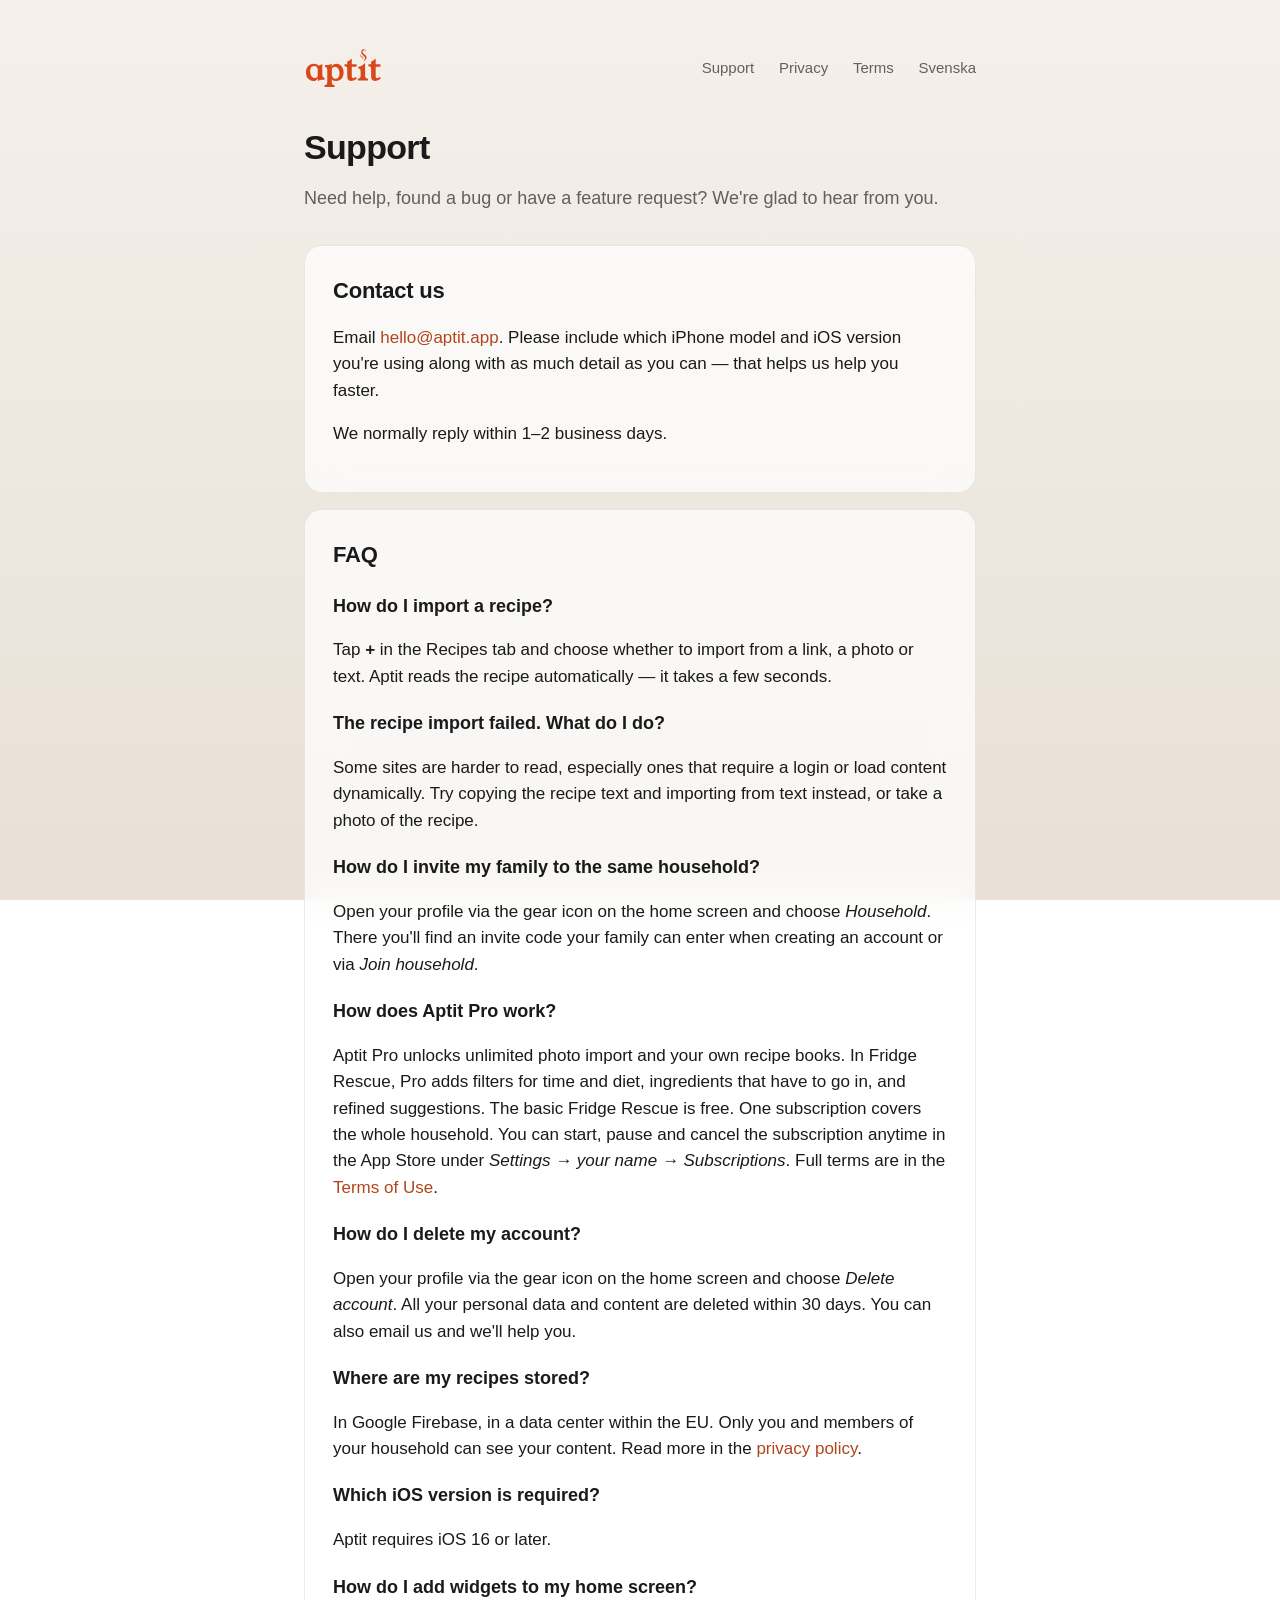
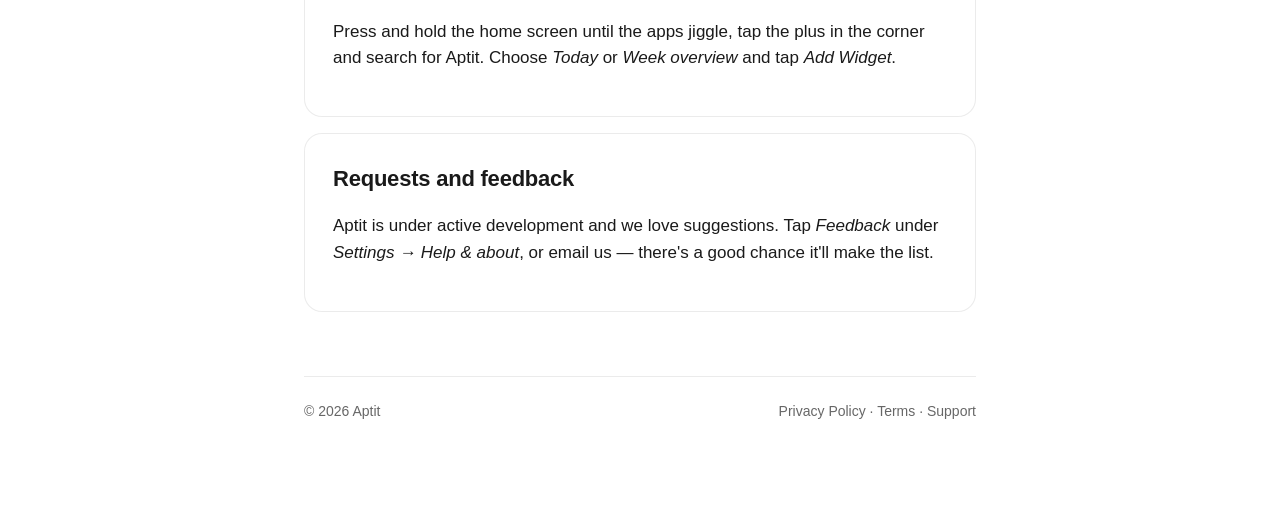
<file: en/support/index.html>
<!DOCTYPE html>
<html lang="en">
  <head>
    <meta charset="UTF-8" />
    <meta name="viewport" content="width=device-width, initial-scale=1.0" />
    <title>Support — Aptit</title>
    <meta
      name="description"
      content="Help and support for the recipe app Aptit. Contact, FAQ and how to delete your account."
    />
    <link rel="stylesheet" href="../../style.css" />
    <link rel="icon" href="../../favicon.svg" type="image/svg+xml" />
    <link rel="icon" href="../../favicon-32.png" sizes="32x32" type="image/png" />
    <link rel="apple-touch-icon" href="../../apple-touch-icon.png" />
    <meta name="apple-itunes-app" content="app-id=6762020705" />
    <meta property="og:site_name" content="Aptit" />
    <meta property="og:image" content="https://aptit.app/og.png" />
    <meta property="og:url" content="https://aptit.app/en/support/" />
    <meta name="twitter:card" content="summary_large_image" />
  </head>
  <body>
    <div class="container">
      <header class="site">
        <a class="brand" href="../"><img class="logo" src="../../logo.svg" alt="Aptit" width="78" height="40" /></a>
        <nav class="site">
          <a href="../support/">Support</a>
          <a href="../privacy/">Privacy</a>
          <a href="../terms/">Terms</a>
          <a href="../../support/" lang="sv">Svenska</a>
        </nav>
      </header>

      <h1>Support</h1>
      <p class="lead">
        Need help, found a bug or have a feature request? We're glad to hear
        from you.
      </p>

      <div class="card">
        <h2>Contact us</h2>
        <p>
          Email
          <a href="mailto:hello@aptit.app?subject=Aptit%20support">hello@aptit.app</a>.
          Please include which iPhone model and iOS version you're using along
          with as much detail as you can — that helps us help you faster.
        </p>
        <p>We normally reply within 1–2 business days.</p>
      </div>

      <div class="card">
        <h2>FAQ</h2>

        <h3>How do I import a recipe?</h3>
        <p>
          Tap <strong>+</strong> in the Recipes tab and choose whether to import
          from a link, a photo or text. Aptit reads the recipe automatically — it
          takes a few seconds.
        </p>

        <h3>The recipe import failed. What do I do?</h3>
        <p>
          Some sites are harder to read, especially ones that require a login or
          load content dynamically. Try copying the recipe text and importing
          from text instead, or take a photo of the recipe.
        </p>

        <h3>How do I invite my family to the same household?</h3>
        <p>
          Open your profile via the gear icon on the home screen and choose
          <em>Household</em>. There you'll find an invite code your family can
          enter when creating an account or via <em>Join household</em>.
        </p>

        <h3>How does Aptit Pro work?</h3>
        <p>
          Aptit Pro unlocks unlimited photo import and your own recipe books. In
          Fridge Rescue, Pro adds filters for time and diet, ingredients that have
          to go in, and refined suggestions. The basic Fridge Rescue is free. One
          subscription covers the whole household. You can start, pause and cancel the subscription anytime
          in the App Store under <em>Settings → your name → Subscriptions</em>.
          Full terms are in the <a href="../terms/">Terms of Use</a>.
        </p>

        <h3>How do I delete my account?</h3>
        <p>
          Open your profile via the gear icon on the home screen and choose
          <em>Delete account</em>. All your personal data and content are deleted
          within 30 days. You can also email us and we'll help you.
        </p>

        <h3>Where are my recipes stored?</h3>
        <p>
          In Google Firebase, in a data center within the EU. Only you and
          members of your household can see your content. Read more in the
          <a href="../privacy/">privacy policy</a>.
        </p>

        <h3>Which iOS version is required?</h3>
        <p>
          Aptit requires iOS 16 or later.
        </p>

        <h3>How do I add widgets to my home screen?</h3>
        <p>
          Press and hold the home screen until the apps jiggle, tap the plus in
          the corner and search for Aptit. Choose <em>Today</em> or
          <em>Week overview</em> and tap <em>Add Widget</em>.
        </p>
      </div>

      <div class="card">
        <h2>Requests and feedback</h2>
        <p>
          Aptit is under active development and we love suggestions. Tap
          <em>Feedback</em> under <em>Settings → Help &amp; about</em>, or email
          us — there's a good chance it'll make the list.
        </p>
      </div>

      <footer class="site">
        <span>&copy; <span id="year"></span> Aptit</span>
        <span>
          <a href="../privacy/">Privacy Policy</a> ·
          <a href="../terms/">Terms</a> ·
          <a href="../support/">Support</a>
        </span>
      </footer>
    </div>
    <script>
      document.getElementById("year").textContent = new Date().getFullYear();
    </script>
  </body>
</html>
</file>
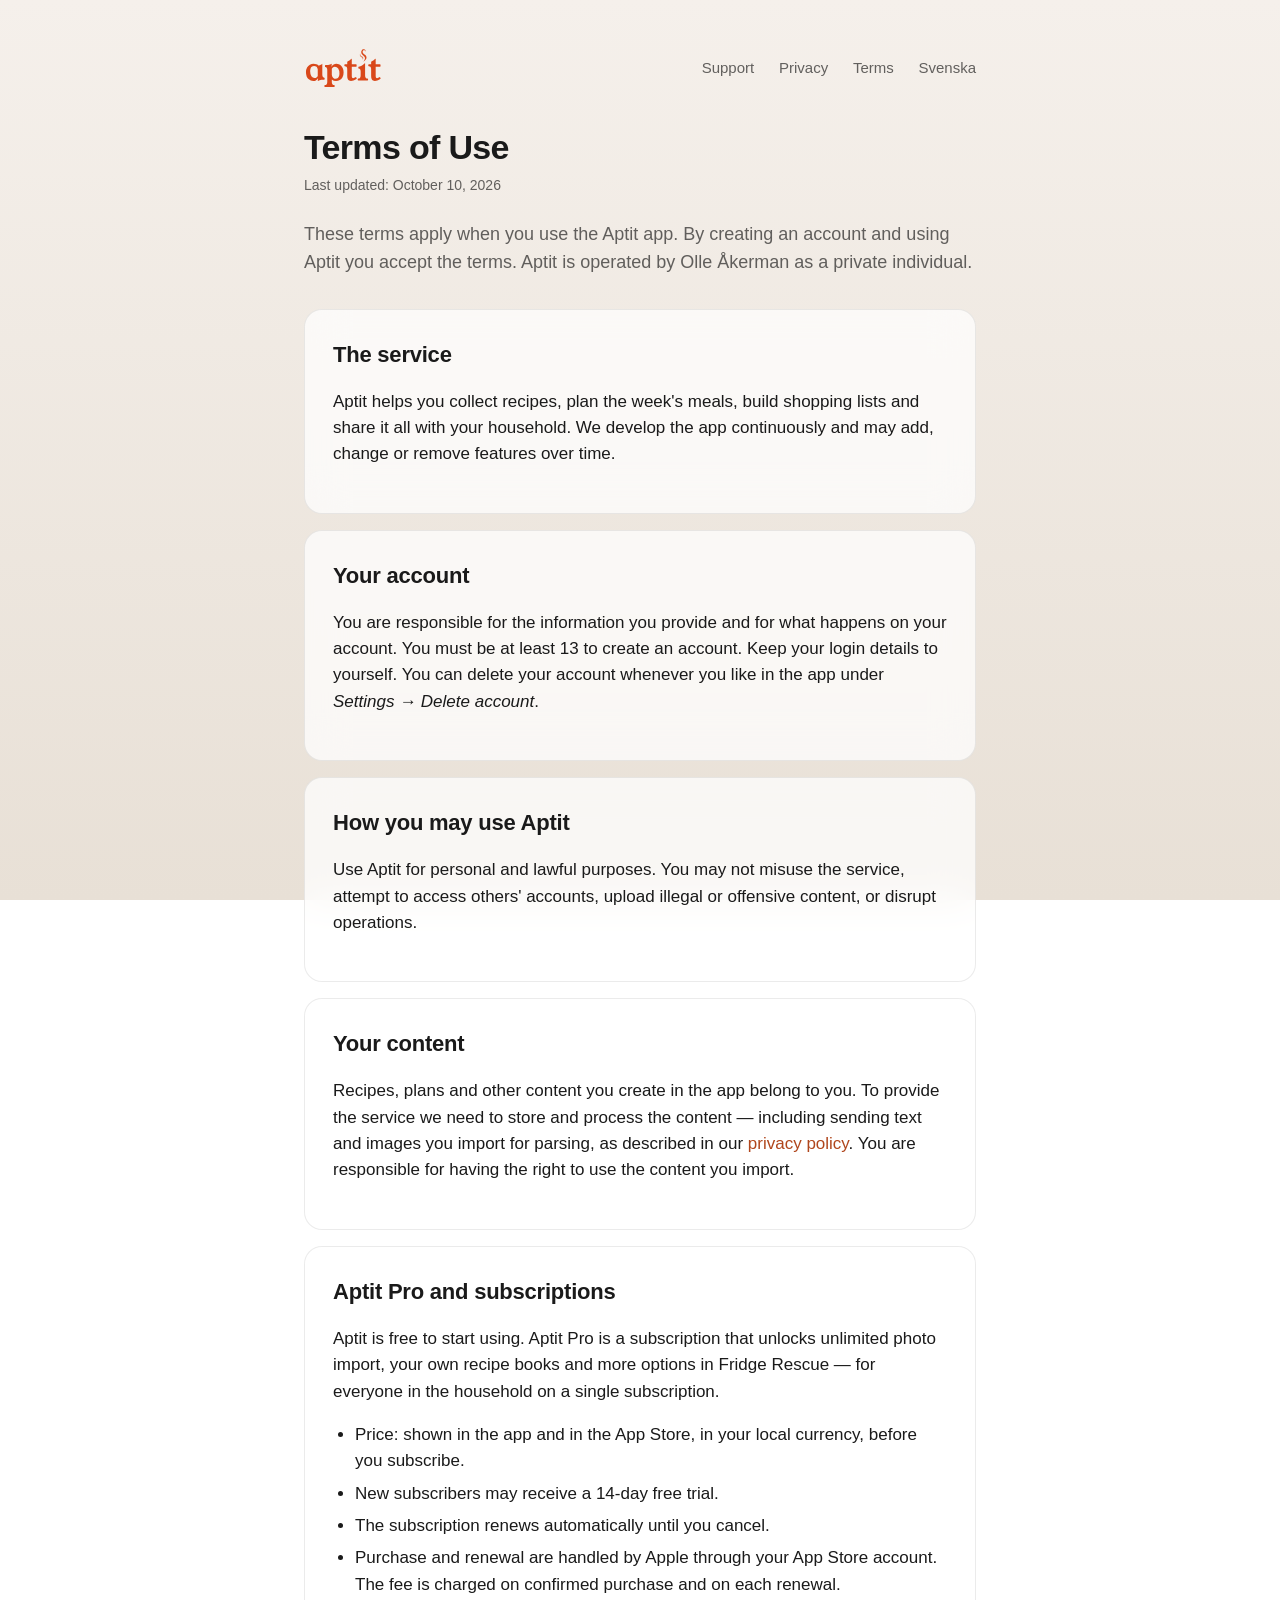
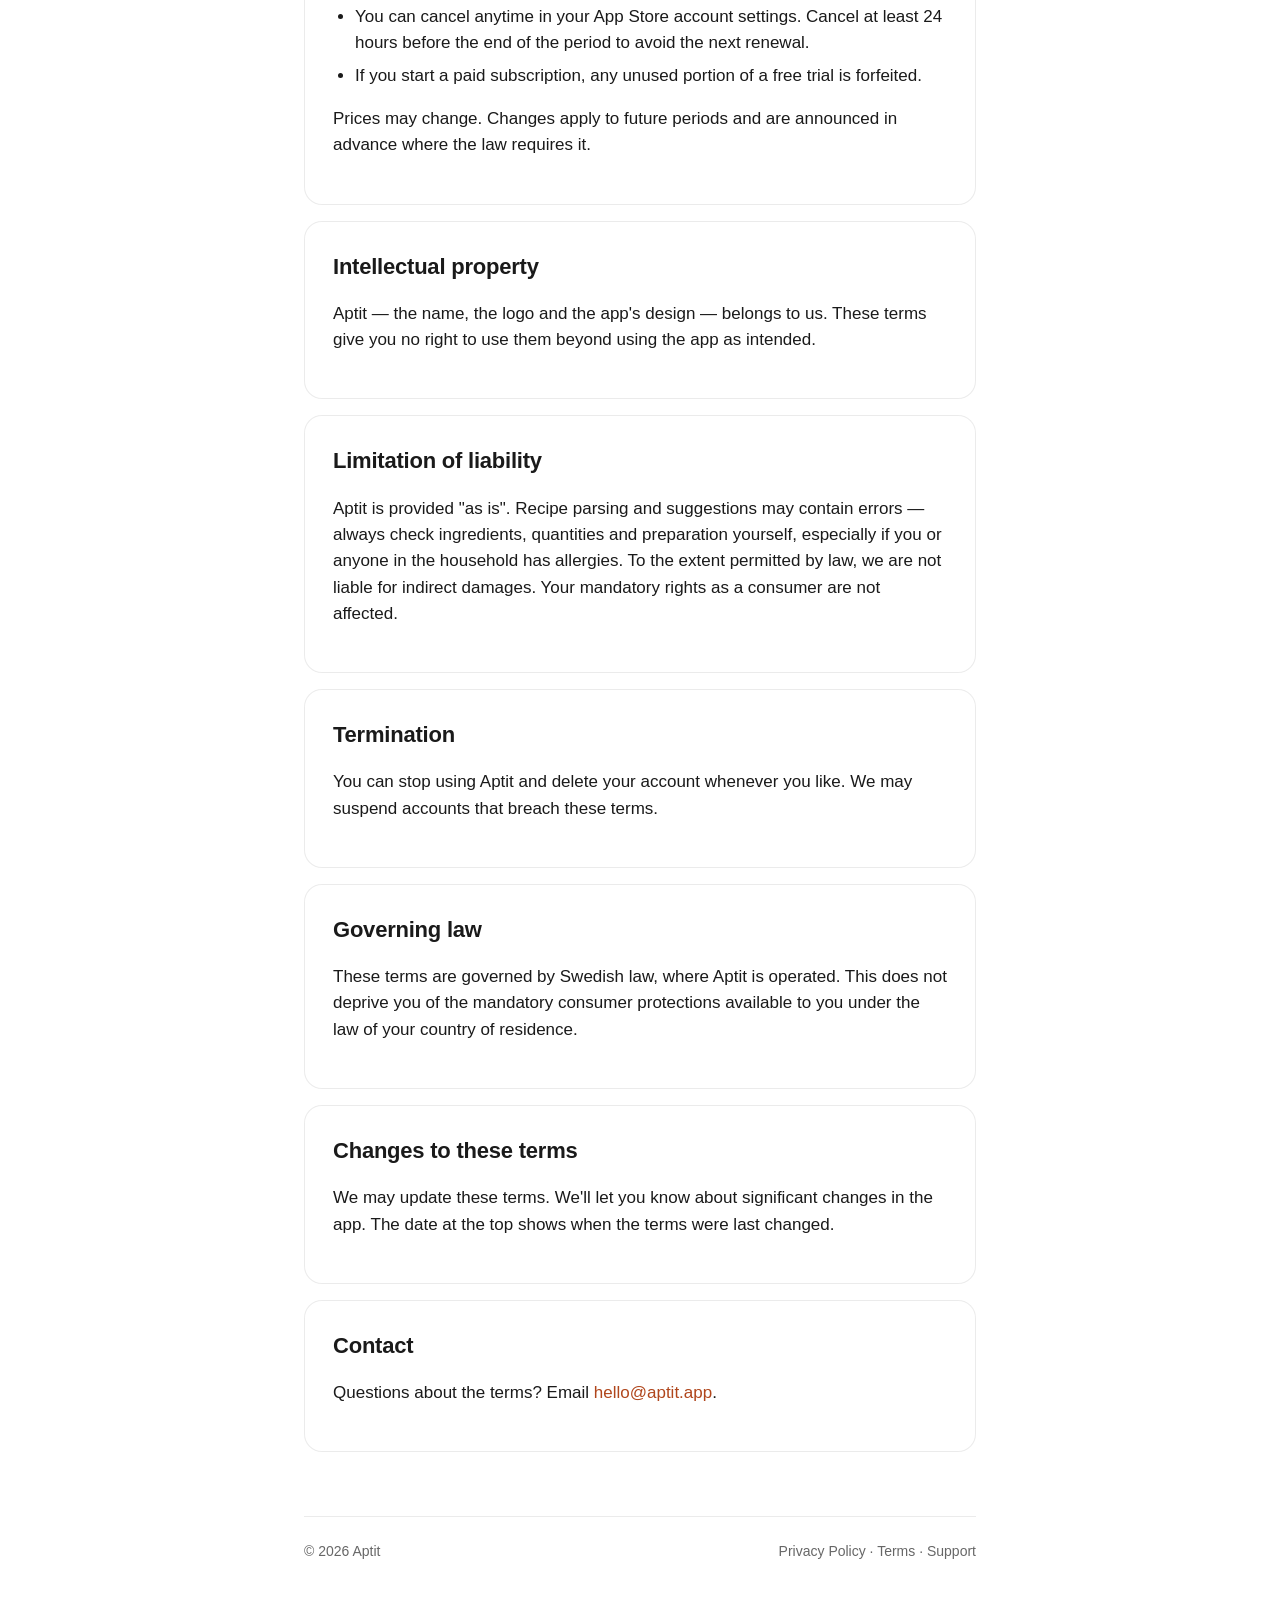
<file: en/terms/index.html>
<!DOCTYPE html>
<html lang="en">
  <head>
    <meta charset="UTF-8" />
    <meta name="viewport" content="width=device-width, initial-scale=1.0" />
    <title>Terms of Use — Aptit</title>
    <meta
      name="description"
      content="Terms of Use for the recipe app Aptit. Account, Aptit Pro, your content and your rights."
    />
    <link rel="stylesheet" href="../../style.css" />
    <link rel="icon" href="../../favicon.svg" type="image/svg+xml" />
    <link rel="icon" href="../../favicon-32.png" sizes="32x32" type="image/png" />
    <link rel="apple-touch-icon" href="../../apple-touch-icon.png" />
    <meta name="apple-itunes-app" content="app-id=6762020705" />
    <meta property="og:site_name" content="Aptit" />
    <meta property="og:image" content="https://aptit.app/og.png" />
    <meta property="og:url" content="https://aptit.app/en/terms/" />
    <meta name="twitter:card" content="summary_large_image" />
  </head>
  <body>
    <div class="container">
      <header class="site">
        <a class="brand" href="../"><img class="logo" src="../../logo.svg" alt="Aptit" width="78" height="40" /></a>
        <nav class="site">
          <a href="../support/">Support</a>
          <a href="../privacy/">Privacy</a>
          <a href="../terms/">Terms</a>
          <a href="../../terms/" lang="sv">Svenska</a>
        </nav>
      </header>

      <h1>Terms of Use</h1>
      <p class="updated">Last updated: October 10, 2026</p>

      <p class="lead">
        These terms apply when you use the Aptit app. By creating an account and
        using Aptit you accept the terms. Aptit is operated by Olle Åkerman as a
        private individual.
      </p>

      <div class="card">
        <h2>The service</h2>
        <p>
          Aptit helps you collect recipes, plan the week's meals, build shopping
          lists and share it all with your household. We develop the app
          continuously and may add, change or remove features over time.
        </p>
      </div>

      <div class="card">
        <h2>Your account</h2>
        <p>
          You are responsible for the information you provide and for what
          happens on your account. You must be at least 13 to create an account. Keep your
          login details to yourself. You can
          delete your account whenever you like in the app under
          <em>Settings → Delete account</em>.
        </p>
      </div>

      <div class="card">
        <h2>How you may use Aptit</h2>
        <p>
          Use Aptit for personal and lawful purposes. You may not misuse the
          service, attempt to access others' accounts, upload illegal or
          offensive content, or disrupt operations.
        </p>
      </div>

      <div class="card">
        <h2>Your content</h2>
        <p>
          Recipes, plans and other content you create in the app belong to you.
          To provide the service we need to store and process the content —
          including sending text and images you import for parsing, as described
          in our <a href="../privacy/">privacy policy</a>. You are responsible
          for having the right to use the content you import.
        </p>
      </div>

      <div class="card">
        <h2>Aptit Pro and subscriptions</h2>
        <p>
          Aptit is free to start using. Aptit Pro is a subscription that unlocks
          unlimited photo import, your own recipe books and more options in Fridge
          Rescue — for everyone in the household on a single
          subscription.
        </p>
        <ul>
          <li>Price: shown in the app and in the App Store, in your local currency, before you subscribe.</li>
          <li>New subscribers may receive a 14-day free trial.</li>
          <li>The subscription renews automatically until you cancel.</li>
          <li>
            Purchase and renewal are handled by Apple through your App Store
            account. The fee is charged on confirmed purchase and on each
            renewal.
          </li>
          <li>
            You can cancel anytime in your App Store account settings. Cancel at
            least 24 hours before the end of the period to avoid the next
            renewal.
          </li>
          <li>
            If you start a paid subscription, any unused portion of a free trial
            is forfeited.
          </li>
        </ul>
        <p>
          Prices may change. Changes apply to future periods and are announced in
          advance where the law requires it.
        </p>
      </div>

      <div class="card">
        <h2>Intellectual property</h2>
        <p>
          Aptit — the name, the logo and the app's design — belongs to us. These
          terms give you no right to use them beyond using the app as intended.
        </p>
      </div>

      <div class="card">
        <h2>Limitation of liability</h2>
        <p>
          Aptit is provided "as is". Recipe parsing and suggestions may contain
          errors — always check ingredients, quantities and preparation yourself,
          especially if you or anyone in the household has allergies. To the
          extent permitted by law, we are not liable for indirect damages. Your
          mandatory rights as a consumer are not affected.
        </p>
      </div>

      <div class="card">
        <h2>Termination</h2>
        <p>
          You can stop using Aptit and delete your account whenever you like. We
          may suspend accounts that breach these terms.
        </p>
      </div>

      <div class="card">
        <h2>Governing law</h2>
        <p>
          These terms are governed by Swedish law, where Aptit is operated. This
          does not deprive you of the mandatory consumer protections available to
          you under the law of your country of residence.
        </p>
      </div>

      <div class="card">
        <h2>Changes to these terms</h2>
        <p>
          We may update these terms. We'll let you know about significant changes
          in the app. The date at the top shows when the terms were last changed.
        </p>
      </div>

      <div class="card">
        <h2>Contact</h2>
        <p>
          Questions about the terms? Email
          <a href="mailto:hello@aptit.app">hello@aptit.app</a>.
        </p>
      </div>

      <footer class="site">
        <span>&copy; <span id="year"></span> Aptit</span>
        <span>
          <a href="../privacy/">Privacy Policy</a> ·
          <a href="../terms/">Terms</a> ·
          <a href="../support/">Support</a>
        </span>
      </footer>
    </div>
    <script>
      document.getElementById("year").textContent = new Date().getFullYear();
    </script>
  </body>
</html>
</file>
<file: style.css>
:root {
  --bg: #F5F0EB;
  --bg-end: #E8E0D6;
  --text: #1A1A1A;
  --muted: rgba(0, 0, 0, 0.6);
  --primary: #B0461C; /* paprika för text, klarar 4,5:1 (JURIDIK-SAKERHET A1) */
  --card: rgba(255, 255, 255, 0.72);
  --border: rgba(0, 0, 0, 0.08);
  --max: 720px;
}

* {
  box-sizing: border-box;
}

html,
body {
  margin: 0;
  padding: 0;
}

body {
  font-family: -apple-system, BlinkMacSystemFont, "SF Pro Text", "Segoe UI",
    Roboto, Helvetica, Arial, sans-serif;
  font-size: 17px;
  line-height: 1.55;
  color: var(--text);
  background: linear-gradient(180deg, var(--bg) 0%, var(--bg-end) 100%);
  background-attachment: fixed;
  min-height: 100vh;
  -webkit-font-smoothing: antialiased;
  -moz-osx-font-smoothing: grayscale;
}

.container {
  max-width: var(--max);
  margin: 0 auto;
  padding: 48px 24px 96px;
}

header.site {
  display: flex;
  align-items: center;
  justify-content: space-between;
  margin-bottom: 40px;
}

.brand {
  font-size: 22px;
  font-weight: 700;
  letter-spacing: -0.01em;
  color: var(--text);
  text-decoration: none;
}

.brand .logo {
  display: block;
  height: 40px;
  width: auto;
}

a.store {
  display: inline-block;
  padding: 12px 20px;
  border-radius: 12px;
  background: #C8410F; /* paprika för ytor med vit text, 4,98:1 */
  color: #FFFFFF;
  font-weight: 600;
  text-decoration: none;
}

nav.site a {
  color: var(--muted);
  text-decoration: none;
  margin-left: 20px;
  font-size: 15px;
  font-weight: 500;
}

nav.site a:hover {
  color: var(--text);
}

h1 {
  font-size: 34px;
  line-height: 1.15;
  letter-spacing: -0.02em;
  margin: 0 0 8px;
  font-weight: 700;
}

h2 {
  font-size: 22px;
  letter-spacing: -0.01em;
  margin: 32px 0 12px;
  font-weight: 600;
}

h3 {
  font-size: 18px;
  margin: 20px 0 6px;
  font-weight: 600;
}

p,
li {
  color: var(--text);
}

.lead {
  color: var(--muted);
  font-size: 18px;
  margin-bottom: 32px;
}

.updated {
  color: var(--muted);
  font-size: 14px;
  margin-top: 0;
  margin-bottom: 24px;
}

a {
  color: var(--primary);
  text-decoration: none;
}

a:hover {
  text-decoration: underline;
}

.card {
  background: var(--card);
  backdrop-filter: blur(20px);
  -webkit-backdrop-filter: blur(20px);
  border: 1px solid var(--border);
  border-radius: 18px;
  padding: 28px 28px;
  margin-top: 16px;
}

.card h2:first-child {
  margin-top: 0;
}

ul {
  padding-left: 22px;
}

li {
  margin-bottom: 6px;
}

footer.site {
  margin-top: 64px;
  padding-top: 24px;
  border-top: 1px solid var(--border);
  color: var(--muted);
  font-size: 14px;
  display: flex;
  justify-content: space-between;
  flex-wrap: wrap;
  gap: 12px;
}

footer.site a {
  color: var(--muted);
}

@media (max-width: 520px) {
  .container {
    padding: 32px 20px 64px;
  }
  h1 {
    font-size: 28px;
  }
  h2 {
    font-size: 20px;
  }
  nav.site a {
    margin-left: 14px;
    font-size: 14px;
  }
}
</file>
